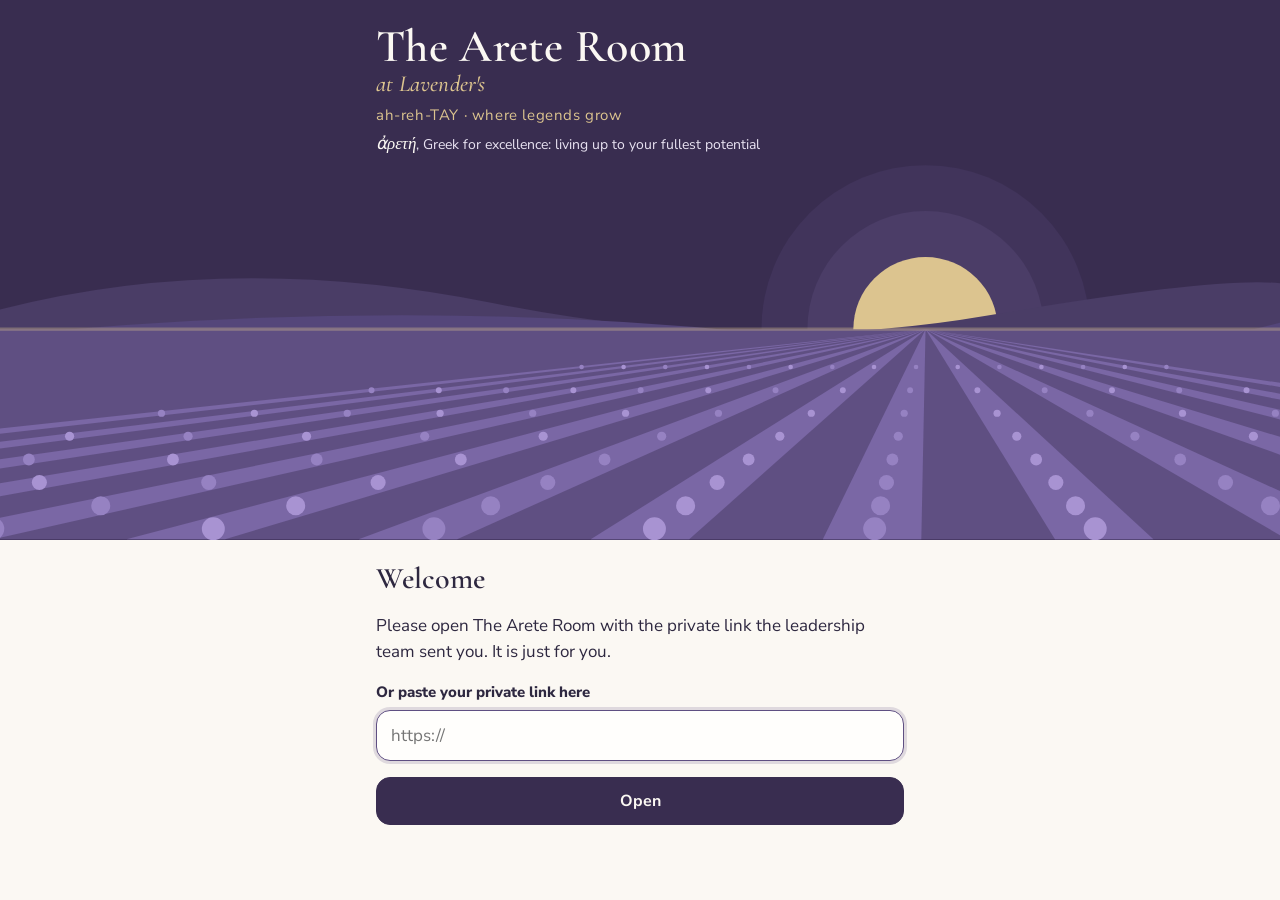
<file: index.html>
<!doctype html>
<html lang="en">
<head>
  <meta charset="utf-8">
  <meta name="viewport" content="width=device-width, initial-scale=1, viewport-fit=cover">
  <title>The Arete Room at Lavender's</title>
  <meta name="description" content="The Arete Room at Lavender's: the private team room for Lavender's Day Spa.">
  <meta name="robots" content="noindex, nofollow">
  <meta name="referrer" content="no-referrer">
  <meta name="theme-color" content="#392D50">
  <meta name="apple-mobile-web-app-capable" content="yes">
  <meta name="mobile-web-app-capable" content="yes">
  <meta name="apple-mobile-web-app-status-bar-style" content="black-translucent">
  <meta name="apple-mobile-web-app-title" content="Arete Room">
  <link rel="manifest" href="manifest.webmanifest">
  <link rel="icon" type="image/png" sizes="32x32" href="icons/favicon-32.png">
  <link rel="apple-touch-icon" href="icons/apple-touch-icon.png">
  <link rel="preconnect" href="https://fonts.googleapis.com">
  <link rel="preconnect" href="https://fonts.gstatic.com" crossorigin>
  <link rel="stylesheet" href="https://fonts.googleapis.com/css2?family=Cormorant+Garamond:ital,wght@0,500;0,600;0,700;1,500&family=Nunito+Sans:wght@400;600;700;800&display=swap">
  <link rel="stylesheet" href="styles.css">
</head>
<body>
  <div id="app">
    <p class="loading">Opening The Arete Room at Lavender's…</p>
  </div>
  <div id="toast" class="toast" role="status" hidden></div>
  <noscript><p class="wrap">Please turn on JavaScript to open The Arete Room.</p></noscript>
  <script src="config.js"></script>
  <script src="app.js"></script>
</body>
</html>
</file>
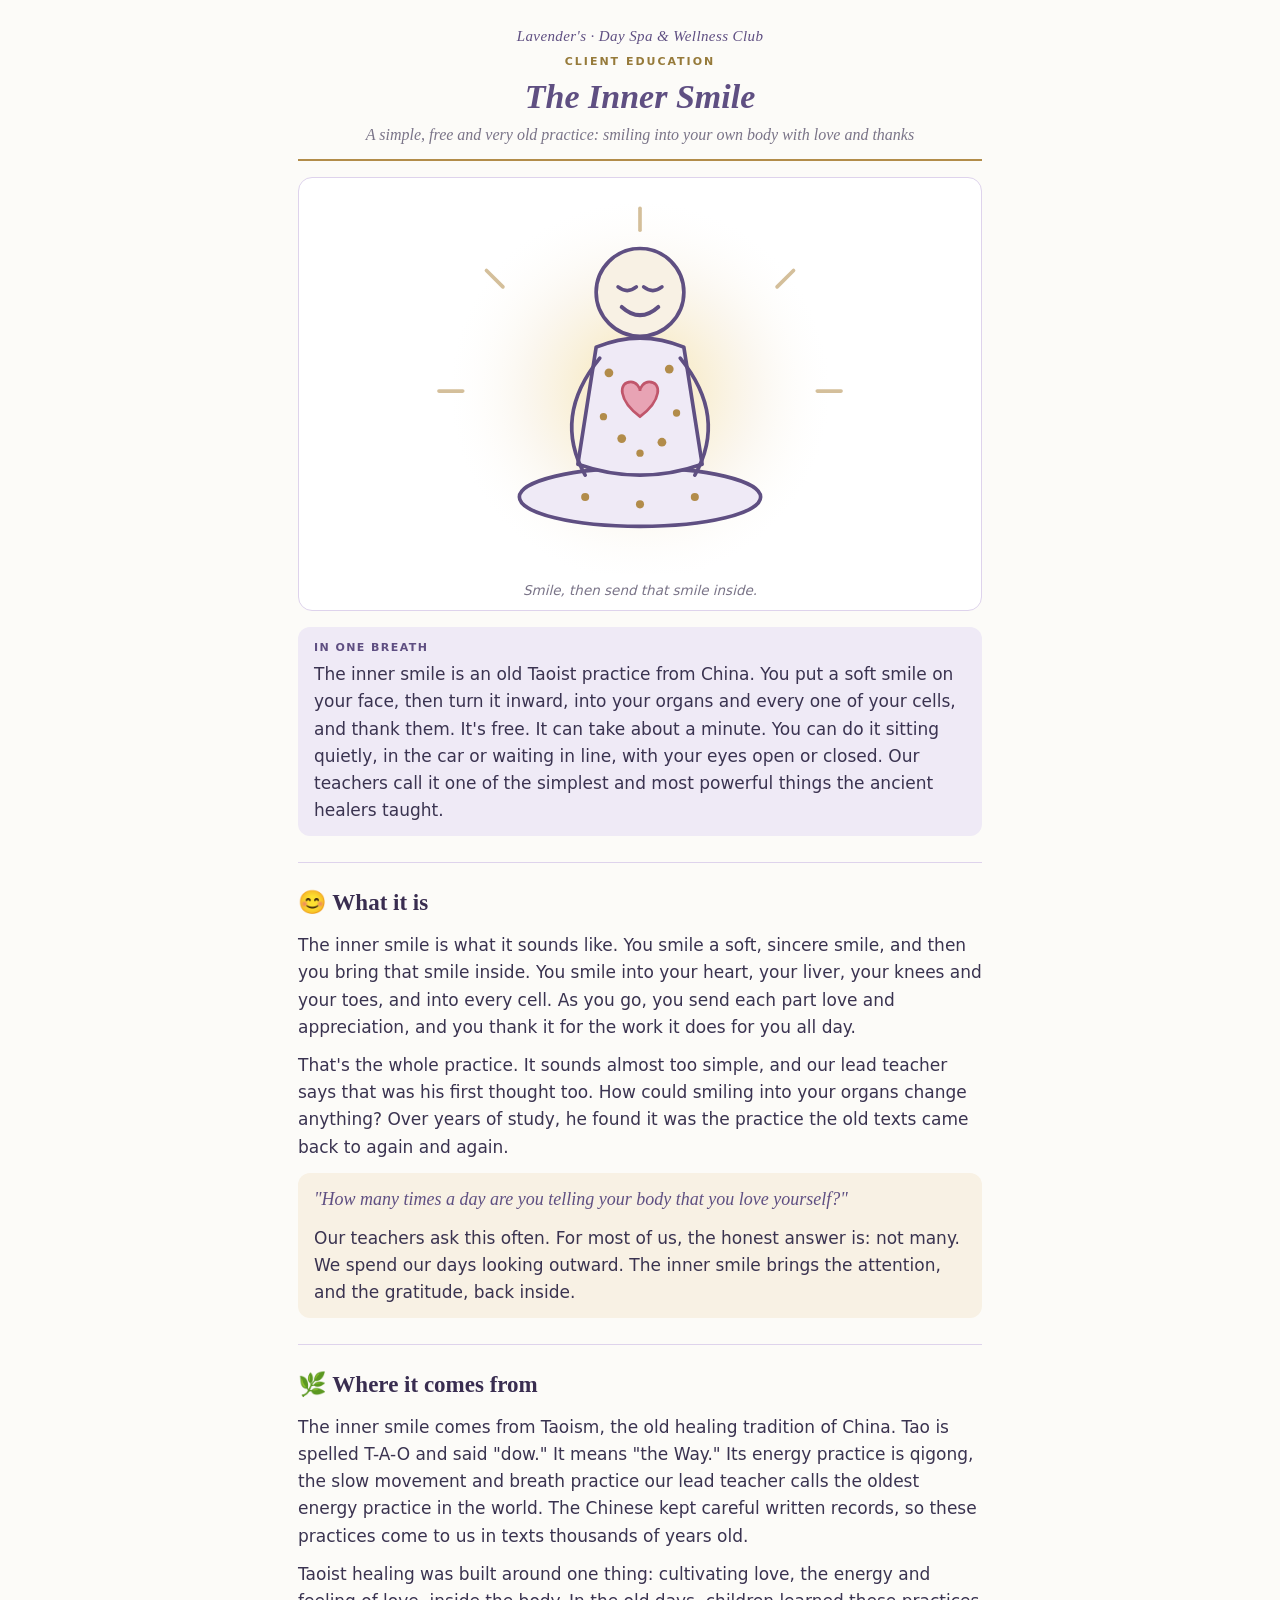
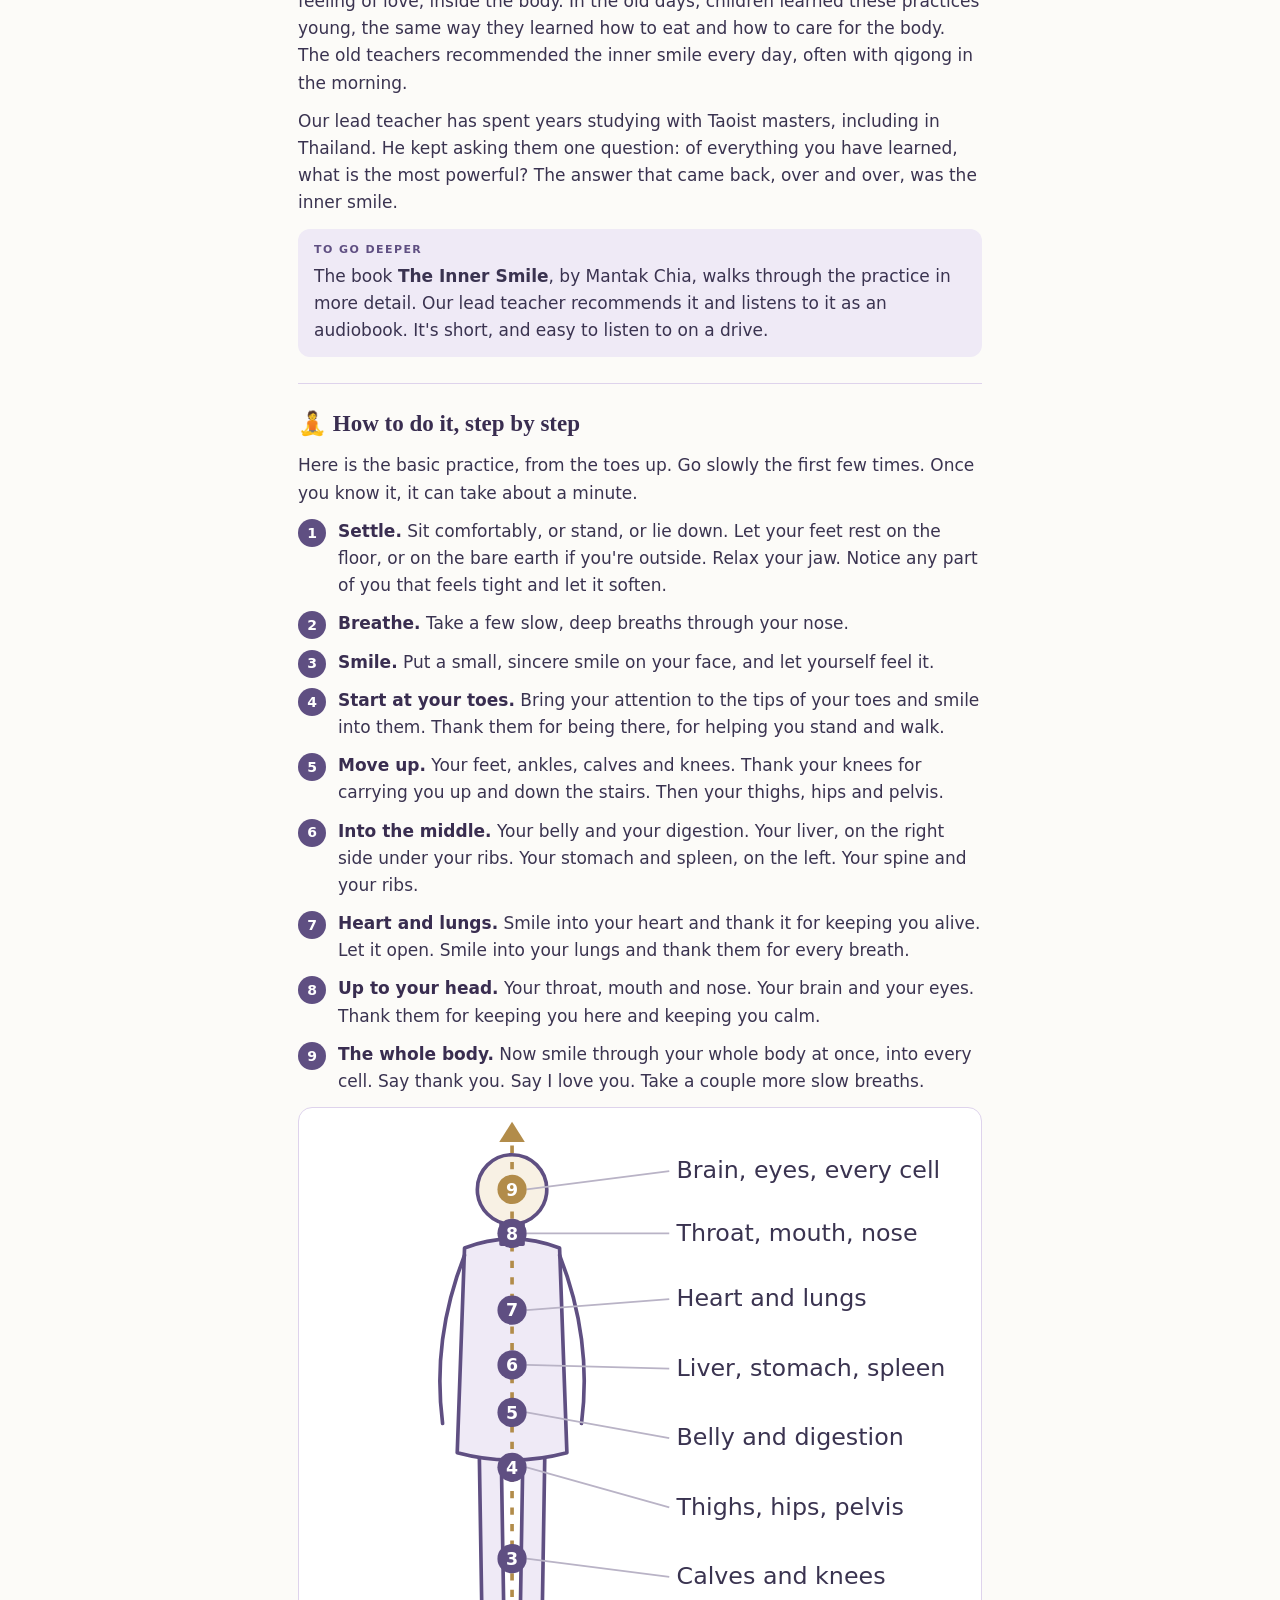
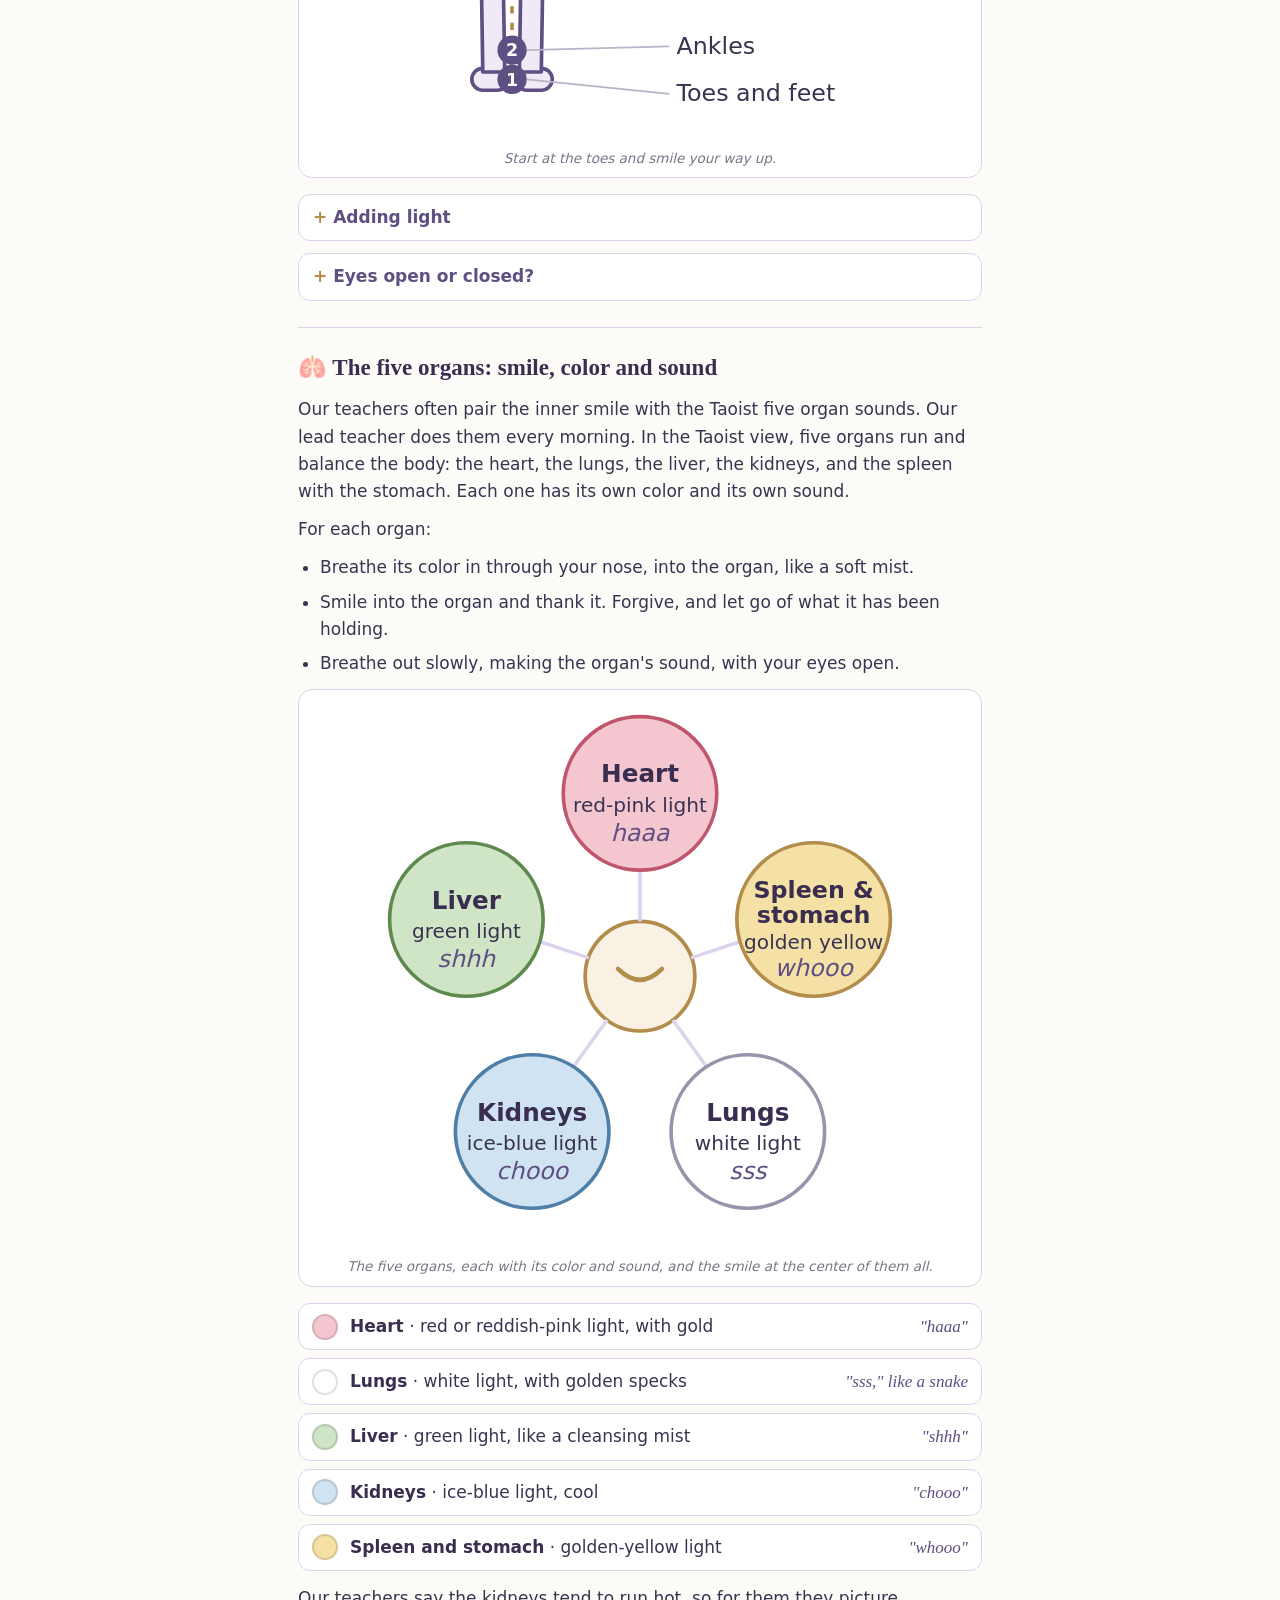
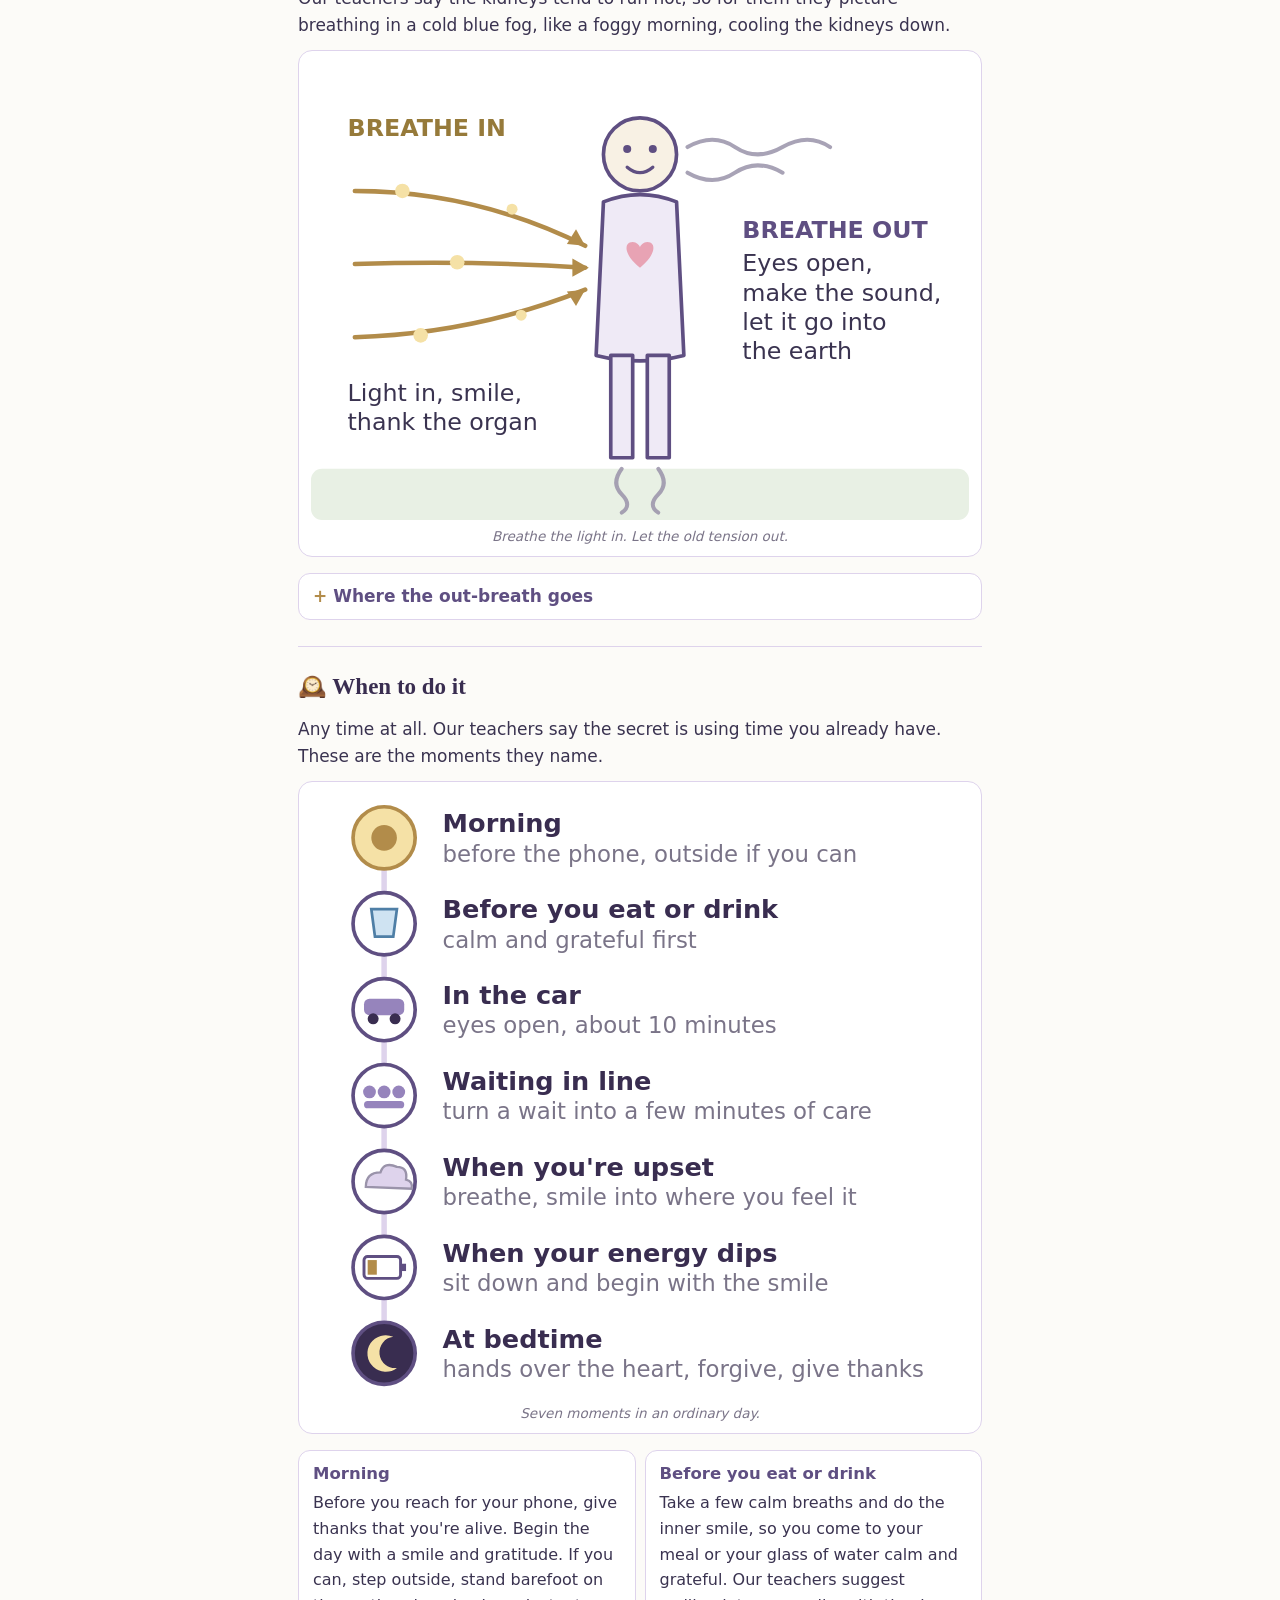
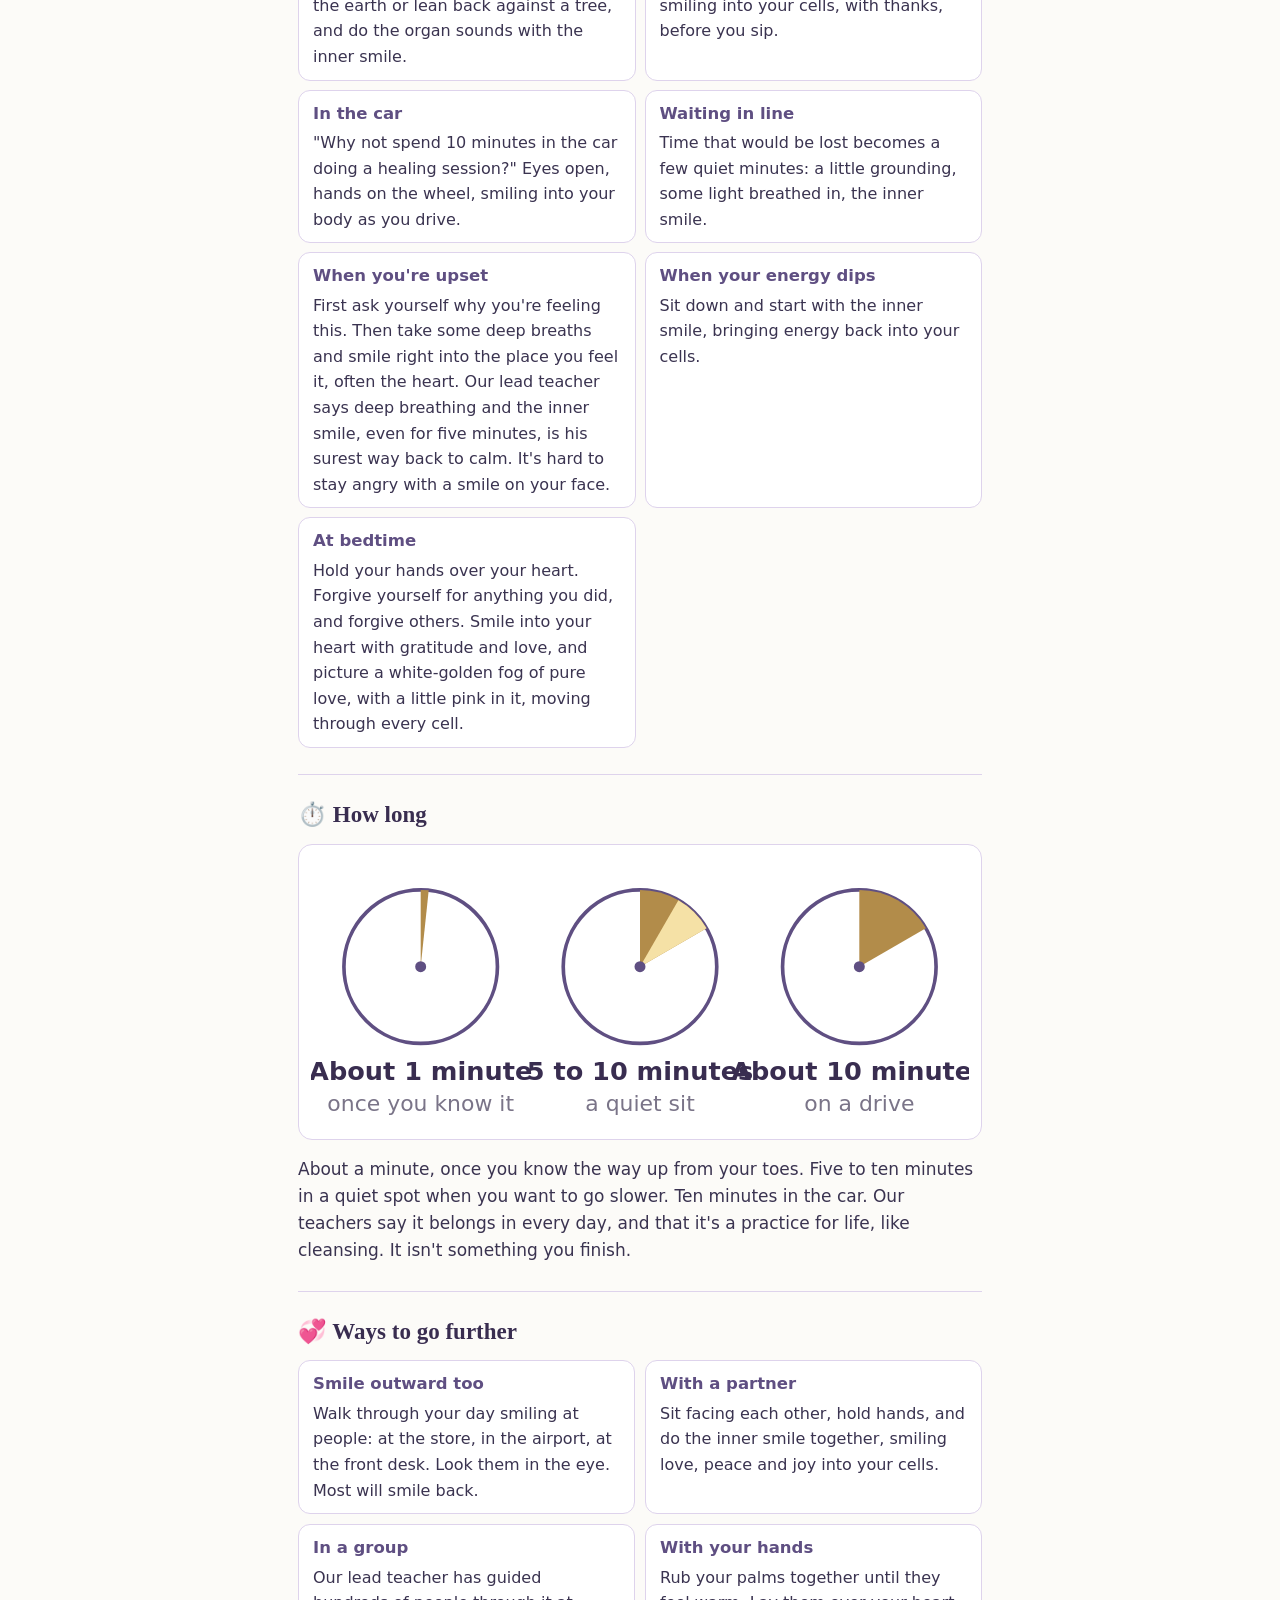
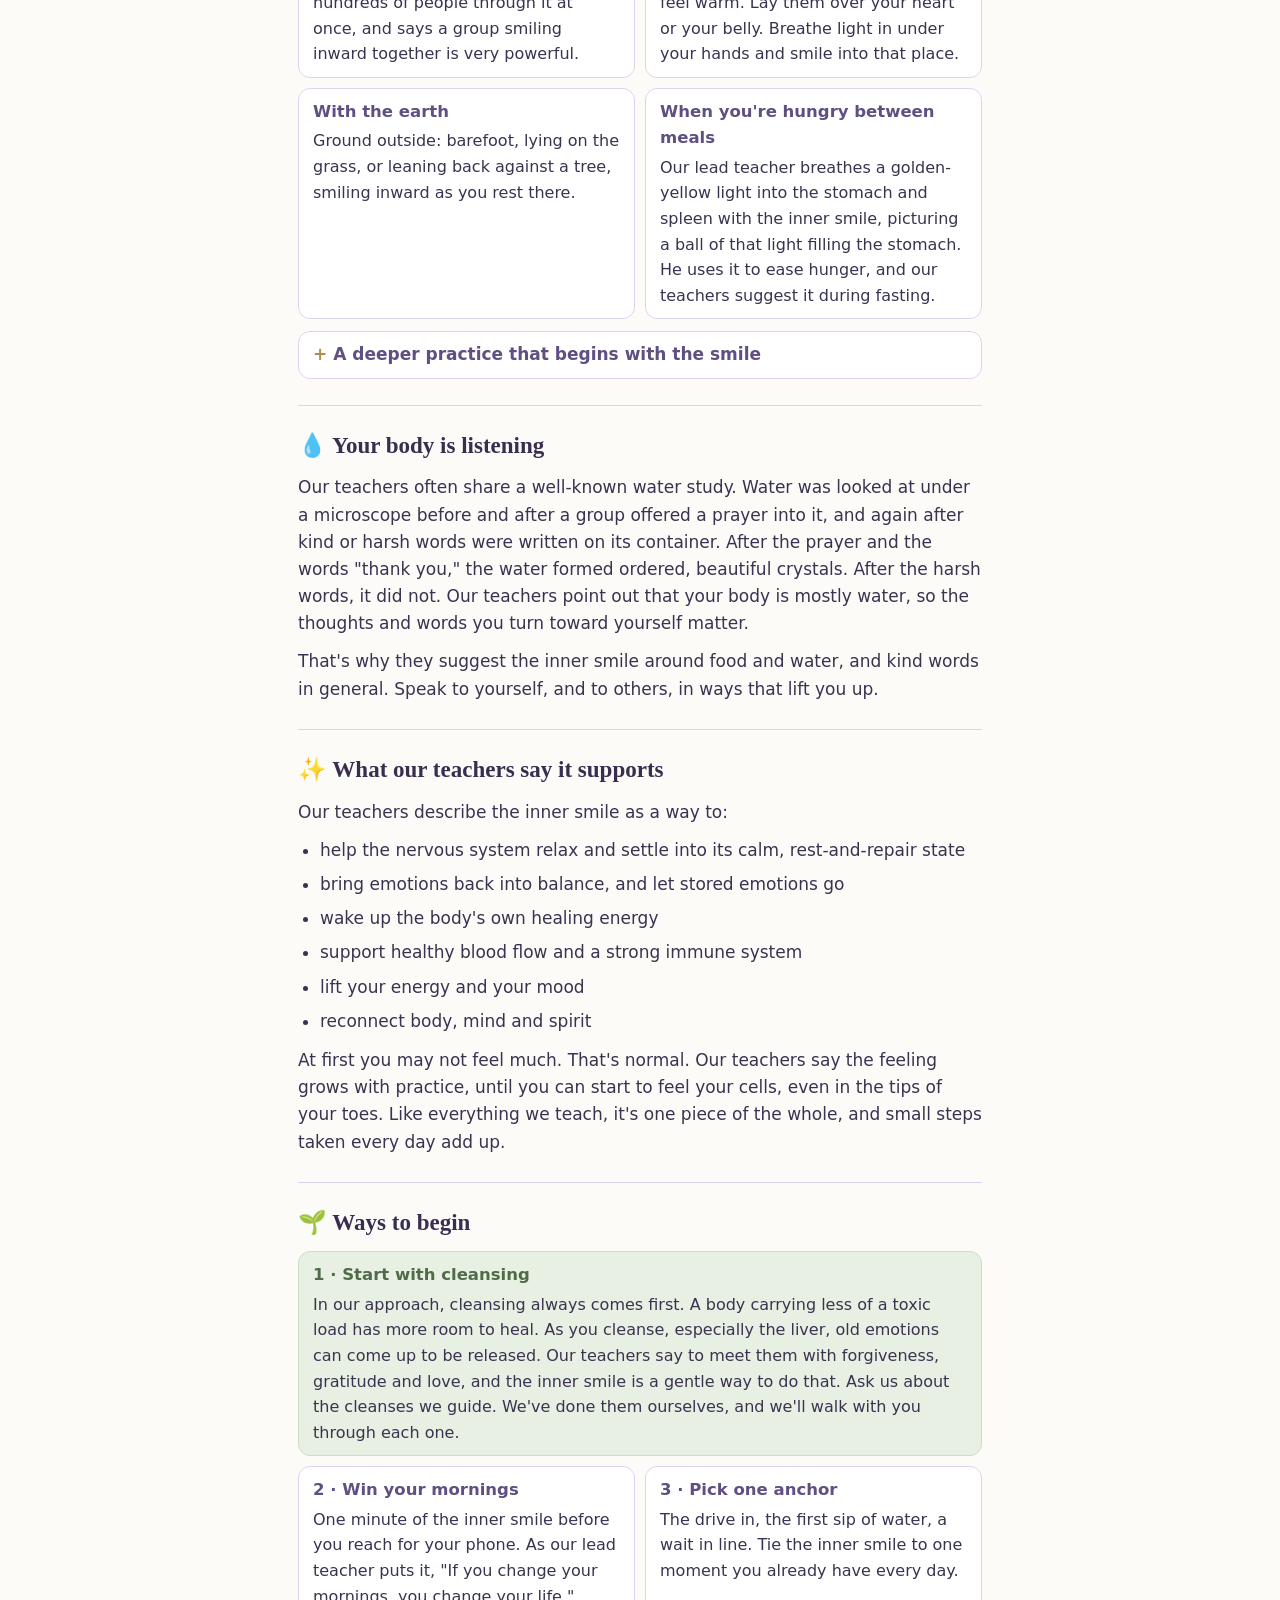
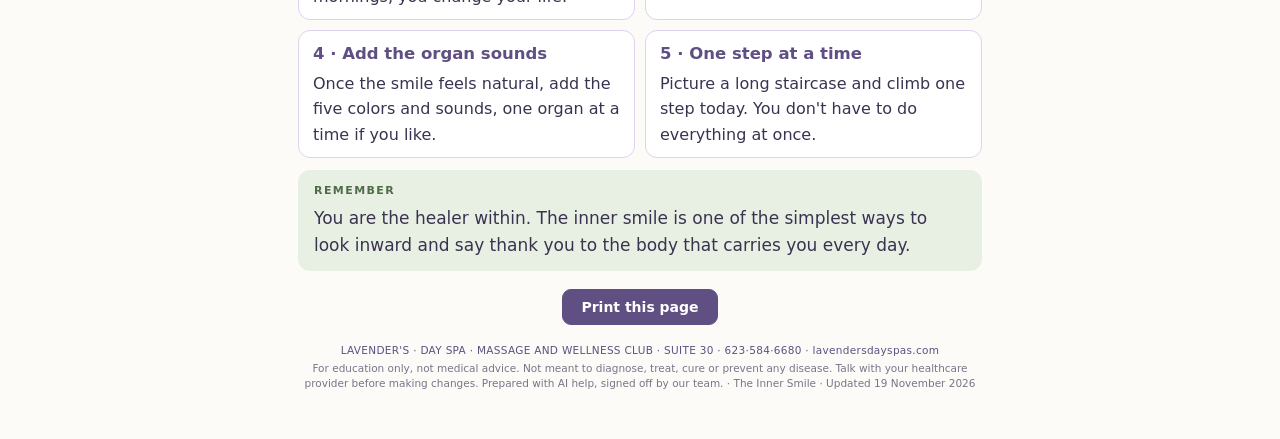
<file: learn/inner-smile.html>
<!DOCTYPE html>
<html lang="en"><head>
<meta charset="utf-8"><meta name="viewport" content="width=device-width, initial-scale=1">
<title>The Inner Smile &middot; Lavender's Client Education</title>
<!-- Client education page, Socrates, 2026-11-19. Built only from what the library records. Held at v1: edit in place until a copy leaves the building. Sources live in the maker's notes, never on the page. Self-contained: no outside images, fonts or scripts. -->
<style>
:root{--plumd:#392D50;--plum:#5F4F82;--lav:#9684BC;--lavsoft:#EFEAF6;--lavline:#DED3EC;
--gold:#B28C4A;--goldd:#967A3A;--beige:#F8F1E4;--ink:#3A3350;--mute:#7A7488;
--sage:#4F6B48;--sagesoft:#E8F0E4;--gray:#F2F0F4;--cream:#FCFBF8;--card:#FFF;}
*{box-sizing:border-box}html,body{margin:0}
body{font-family:-apple-system,BlinkMacSystemFont,"Segoe UI",Calibri,system-ui,sans-serif;color:var(--ink);background:var(--cream);line-height:1.6;font-size:17px;-webkit-font-smoothing:antialiased;}
.wrap{max-width:720px;margin:0 auto;padding:24px 18px 48px;}
.head{text-align:center;padding-bottom:12px;border-bottom:2px solid var(--gold);margin-bottom:16px;}
.brand{font-family:Georgia,serif;font-style:italic;color:var(--plum);font-size:15px;letter-spacing:.4px;}
.eyebrow{font-size:11px;letter-spacing:.18em;text-transform:uppercase;color:var(--goldd);font-weight:700;margin-top:5px;}
h1{font-family:Georgia,serif;font-style:italic;font-weight:600;color:var(--plum);font-size:34px;line-height:1.15;margin:6px 0 6px;}
.stand{font-family:Georgia,serif;font-style:italic;color:var(--mute);font-size:16px;margin:0;}
h2{font-family:Georgia,serif;font-weight:600;color:var(--plumd);font-size:23px;margin:4px 0 10px;}
h3{font-size:16.5px;color:var(--plum);margin:14px 0 4px;}
p{margin:0 0 11px;}
ul,ol{margin:2px 0 12px;padding-left:22px;} li{margin:0 0 7px;}
hr{border:0;border-top:1px solid var(--lavline);margin:26px 0 22px;}
.callout{border-radius:12px;padding:12px 16px;margin:12px 0 14px;}
.callout p:last-child{margin-bottom:0;}
.lbl{display:block;font-size:11px;font-weight:700;letter-spacing:.13em;text-transform:uppercase;margin-bottom:5px;}
.c-lav{background:var(--lavsoft);} .c-lav .lbl{color:var(--plum);}
.c-beige{background:var(--beige);} .c-beige .lbl{color:var(--goldd);}
.c-sage{background:var(--sagesoft);} .c-sage .lbl{color:var(--sage);}
.c-gray{background:var(--gray);}
.quote{font-family:Georgia,serif;font-style:italic;font-size:18px;color:var(--plum);}
figure{margin:6px 0 16px;background:var(--card);border:1px solid var(--lavline);border-radius:14px;padding:12px 12px 8px;}
figure svg{display:block;width:100%;height:auto;}
figcaption{font-size:13.5px;color:var(--mute);text-align:center;margin-top:6px;font-style:italic;}
.steps{counter-reset:s;list-style:none;padding-left:0;}
.steps li{counter-increment:s;position:relative;padding-left:40px;margin-bottom:11px;}
.steps li::before{content:counter(s);position:absolute;left:0;top:1px;width:28px;height:28px;border-radius:50%;background:var(--plum);color:#fff;font-weight:700;font-size:14px;display:flex;align-items:center;justify-content:center;}
.steps b{color:var(--plumd);}
.organs{display:grid;grid-template-columns:1fr;gap:8px;margin:8px 0 14px;}
.organ{display:flex;align-items:center;gap:12px;background:var(--card);border:1px solid var(--lavline);border-radius:12px;padding:9px 13px;}
.dot{flex:0 0 26px;height:26px;border-radius:50%;border:2px solid rgba(0,0,0,.12);}
.organ .nm{font-weight:700;color:var(--plumd);}
.organ .snd{margin-left:auto;font-family:Georgia,serif;font-style:italic;color:var(--plum);white-space:nowrap;}
.when{display:grid;grid-template-columns:1fr;gap:9px;margin:8px 0 12px;}
.w{background:var(--card);border:1px solid var(--lavline);border-radius:12px;padding:10px 14px;}
.w h3{margin:0 0 3px;}
.w p{margin:0;font-size:16px;}
.ways{display:grid;grid-template-columns:1fr;gap:10px;margin:8px 0 12px;}
.way{background:var(--card);border:1px solid var(--lavline);border-radius:12px;padding:10px 14px;}
.way.first{background:var(--sagesoft);border-color:#cfdcc9;}
.way h3{margin:0 0 3px;}
.way.first h3{color:var(--sage);}
.way p{margin:0;font-size:16px;}
details{background:var(--card);border:1px solid var(--lavline);border-radius:12px;padding:9px 14px;margin:8px 0 12px;}
details summary{cursor:pointer;font-weight:700;color:var(--plum);list-style:none;}
details summary::-webkit-details-marker{display:none;}
details summary::before{content:"+ ";color:var(--gold);font-weight:800;}
details[open] summary::before{content:"\2212  ";}
details[open] summary{margin-bottom:6px;}
details p:last-child{margin-bottom:2px;}
.actions{text-align:center;margin:18px 0 4px;}
.btn{border:1px solid var(--plum);background:var(--plum);color:#fff;font-weight:600;font-size:14px;padding:9px 18px;border-radius:9px;cursor:pointer;font-family:inherit;}
.legal{margin-top:18px;text-align:center;font-size:10.5px;line-height:1.45;color:var(--mute);}
.legal .org{color:var(--plum);letter-spacing:.3px;margin-bottom:2px;}
@media(min-width:700px){.when,.ways{grid-template-columns:1fr 1fr;} .way.first{grid-column:1 / -1;}}
@page{size:letter;margin:0.45in 0.5in;}
@media print{
  body{background:#fff;font-size:11.5px;line-height:1.4;-webkit-print-color-adjust:exact;print-color-adjust:exact;}
  .wrap{padding:0;max-width:100%;}
  .actions{display:none;}
  h1{font-size:26px;} h2{font-size:17px;} h3{font-size:12.5px;}
  figure{max-width:78%;margin-left:auto;margin-right:auto;}
  details{border:0;padding:2px 0;} details summary::before{content:"";}
  details > *{display:block;}
  .w p,.way p{font-size:11px;}
  figure,.callout,.w,.way,.organ,details{break-inside:avoid;page-break-inside:avoid;}
  .legal{font-size:7pt;margin-top:10px;}
}
</style></head>
<body>
<div class="wrap">

  <div class="head">
    <div class="brand">Lavender's &middot; Day Spa &amp; Wellness Club</div>
    <div class="eyebrow">Client Education</div>
    <h1>The Inner Smile</h1>
    <p class="stand">A simple, free and very old practice: smiling into your own body with love and thanks</p>
  </div>

  <figure>
    <svg viewBox="0 0 360 210" role="img" aria-label="A person sitting calmly with a soft smile, a warm glow around them and small lights inside the body">
      <defs>
        <radialGradient id="glow" cx="50%" cy="50%" r="50%">
          <stop offset="0%" stop-color="#F5E1A6" stop-opacity=".95"/>
          <stop offset="60%" stop-color="#F8F1E4" stop-opacity=".6"/>
          <stop offset="100%" stop-color="#FCFBF8" stop-opacity="0"/>
        </radialGradient>
      </defs>
      <circle cx="180" cy="110" r="104" fill="url(#glow)"/>
      <g stroke="#B28C4A" stroke-width="2" stroke-linecap="round" opacity=".55">
        <line x1="180" y1="10" x2="180" y2="22"/><line x1="96" y1="44" x2="105" y2="53"/><line x1="264" y1="44" x2="255" y2="53"/>
        <line x1="70" y1="110" x2="83" y2="110"/><line x1="290" y1="110" x2="277" y2="110"/>
      </g>
      <ellipse cx="180" cy="168" rx="66" ry="16" fill="#EFEAF6" stroke="#5F4F82" stroke-width="2"/>
      <path d="M156 86 Q180 76 204 86 L214 150 Q180 162 146 150 Z" fill="#EFEAF6" stroke="#5F4F82" stroke-width="2" stroke-linejoin="round"/>
      <path d="M158 92 Q132 124 150 156" fill="none" stroke="#5F4F82" stroke-width="2" stroke-linecap="round"/>
      <path d="M202 92 Q228 124 210 156" fill="none" stroke="#5F4F82" stroke-width="2" stroke-linecap="round"/>
      <circle cx="180" cy="56" r="24" fill="#F8F1E4" stroke="#5F4F82" stroke-width="2"/>
      <path d="M168 53 q5 4 10 0 M182 53 q5 4 10 0" fill="none" stroke="#5F4F82" stroke-width="2" stroke-linecap="round"/>
      <path d="M170 64 q10 9 20 0" fill="none" stroke="#5F4F82" stroke-width="2.2" stroke-linecap="round"/>
      <path d="M180 124 C168 115 168 105 175 105 C178 105 180 108 180 110 C180 108 182 105 185 105 C192 105 192 115 180 124 Z" fill="#E8A3B4" stroke="#C0566B" stroke-width="1.5"/>
      <g fill="#B28C4A">
        <circle cx="163" cy="100" r="2.4"/><circle cx="196" cy="98" r="2.4"/><circle cx="170" cy="136" r="2.4"/><circle cx="192" cy="138" r="2.4"/>
        <circle cx="180" cy="144" r="2"/><circle cx="160" cy="124" r="2"/><circle cx="200" cy="122" r="2"/><circle cx="150" cy="168" r="2.2"/><circle cx="210" cy="168" r="2.2"/><circle cx="180" cy="172" r="2.2"/>
      </g>
    </svg>
    <figcaption>Smile, then send that smile inside.</figcaption>
  </figure>

  <div class="callout c-lav"><span class="lbl">In one breath</span>
    <p>The inner smile is an old Taoist practice from China. You put a soft smile on your face, then turn it inward, into your organs and every one of your cells, and thank them. It's free. It can take about a minute. You can do it sitting quietly, in the car or waiting in line, with your eyes open or closed. Our teachers call it one of the simplest and most powerful things the ancient healers taught.</p>
  </div>

  <hr>

  <h2>😊 What it is</h2>
  <p>The inner smile is what it sounds like. You smile a soft, sincere smile, and then you bring that smile inside. You smile into your heart, your liver, your knees and your toes, and into every cell. As you go, you send each part love and appreciation, and you thank it for the work it does for you all day.</p>
  <p>That's the whole practice. It sounds almost too simple, and our lead teacher says that was his first thought too. How could smiling into your organs change anything? Over years of study, he found it was the practice the old texts came back to again and again.</p>
  <div class="callout c-beige">
    <p class="quote">"How many times a day are you telling your body that you love yourself?"</p>
    <p>Our teachers ask this often. For most of us, the honest answer is: not many. We spend our days looking outward. The inner smile brings the attention, and the gratitude, back inside.</p>
  </div>

  <hr>

  <h2>🌿 Where it comes from</h2>
  <p>The inner smile comes from Taoism, the old healing tradition of China. Tao is spelled T-A-O and said "dow." It means "the Way." Its energy practice is qigong, the slow movement and breath practice our lead teacher calls the oldest energy practice in the world. The Chinese kept careful written records, so these practices come to us in texts thousands of years old.</p>
  <p>Taoist healing was built around one thing: cultivating love, the energy and feeling of love, inside the body. In the old days, children learned these practices young, the same way they learned how to eat and how to care for the body. The old teachers recommended the inner smile every day, often with qigong in the morning.</p>
  <p>Our lead teacher has spent years studying with Taoist masters, including in Thailand. He kept asking them one question: of everything you have learned, what is the most powerful? The answer that came back, over and over, was the inner smile.</p>
  <div class="callout c-lav"><span class="lbl">To go deeper</span>
    <p>The book <b>The Inner Smile</b>, by Mantak Chia, walks through the practice in more detail. Our lead teacher recommends it and listens to it as an audiobook. It's short, and easy to listen to on a drive.</p>
  </div>

  <hr>

  <h2>🧘 How to do it, step by step</h2>
  <p>Here is the basic practice, from the toes up. Go slowly the first few times. Once you know it, it can take about a minute.</p>
  <ol class="steps">
    <li><b>Settle.</b> Sit comfortably, or stand, or lie down. Let your feet rest on the floor, or on the bare earth if you're outside. Relax your jaw. Notice any part of you that feels tight and let it soften.</li>
    <li><b>Breathe.</b> Take a few slow, deep breaths through your nose.</li>
    <li><b>Smile.</b> Put a small, sincere smile on your face, and let yourself feel it.</li>
    <li><b>Start at your toes.</b> Bring your attention to the tips of your toes and smile into them. Thank them for being there, for helping you stand and walk.</li>
    <li><b>Move up.</b> Your feet, ankles, calves and knees. Thank your knees for carrying you up and down the stairs. Then your thighs, hips and pelvis.</li>
    <li><b>Into the middle.</b> Your belly and your digestion. Your liver, on the right side under your ribs. Your stomach and spleen, on the left. Your spine and your ribs.</li>
    <li><b>Heart and lungs.</b> Smile into your heart and thank it for keeping you alive. Let it open. Smile into your lungs and thank them for every breath.</li>
    <li><b>Up to your head.</b> Your throat, mouth and nose. Your brain and your eyes. Thank them for keeping you here and keeping you calm.</li>
    <li><b>The whole body.</b> Now smile through your whole body at once, into every cell. Say thank you. Say I love you. Take a couple more slow breaths.</li>
  </ol>

  <figure>
    <svg viewBox="0 0 360 340" role="img" aria-label="A standing figure with nine numbered points rising from the toes to the head, showing the order of the inner smile">
      <g fill="#EFEAF6" stroke="#5F4F82" stroke-width="2" stroke-linejoin="round">
        <rect x="88" y="300" width="20" height="12" rx="6"/><rect x="112" y="300" width="20" height="12" rx="6"/>
        <path d="M92 178 L104 178 L106 302 L94 302 Z"/><path d="M116 178 L128 178 L126 302 L114 302 Z"/>
        <path d="M84 70 Q110 60 136 70 L140 182 Q110 190 80 182 Z"/>
        <path d="M84 74 Q66 120 72 166" fill="none" stroke-linecap="round"/><path d="M136 74 Q154 120 148 166" fill="none" stroke-linecap="round"/>
        <rect x="104" y="56" width="12" height="12"/>
        <circle cx="110" cy="38" r="19" fill="#F8F1E4"/>
      </g>
      <path d="M110 306 L110 14" fill="none" stroke="#B28C4A" stroke-width="2" stroke-dasharray="4 5"/>
      <path d="M110 1 l-7 11 h14 Z" fill="#B28C4A"/>
      <g stroke="#B9B3C6" stroke-width="1">
        <line x1="118" y1="306" x2="196" y2="314"/><line x1="118" y1="290" x2="196" y2="288"/><line x1="118" y1="240" x2="196" y2="250"/>
        <line x1="118" y1="190" x2="196" y2="212"/><line x1="118" y1="160" x2="196" y2="174"/><line x1="118" y1="134" x2="196" y2="136"/>
        <line x1="118" y1="104" x2="196" y2="98"/><line x1="118" y1="62" x2="196" y2="62"/><line x1="118" y1="38" x2="196" y2="28"/>
      </g>
      <g fill="#5F4F82">
        <circle cx="110" cy="306" r="8"/><circle cx="110" cy="290" r="8"/><circle cx="110" cy="240" r="8"/><circle cx="110" cy="190" r="8"/>
        <circle cx="110" cy="160" r="8"/><circle cx="110" cy="134" r="8"/><circle cx="110" cy="104" r="8"/><circle cx="110" cy="62" r="8"/><circle cx="110" cy="38" r="8" fill="#B28C4A"/>
      </g>
      <g fill="#fff" font-size="9.5" font-weight="700" text-anchor="middle" font-family="Calibri,system-ui,sans-serif">
        <text x="110" y="309.5">1</text><text x="110" y="293.5">2</text><text x="110" y="243.5">3</text><text x="110" y="193.5">4</text>
        <text x="110" y="163.5">5</text><text x="110" y="137.5">6</text><text x="110" y="107.5">7</text><text x="110" y="65.5">8</text><text x="110" y="41.5">9</text>
      </g>
      <g fill="#3A3350" font-size="13" font-family="Calibri,system-ui,sans-serif">
        <text x="200" y="318">Toes and feet</text><text x="200" y="292">Ankles</text><text x="200" y="254">Calves and knees</text>
        <text x="200" y="216">Thighs, hips, pelvis</text><text x="200" y="178">Belly and digestion</text><text x="200" y="140">Liver, stomach, spleen</text>
        <text x="200" y="102">Heart and lungs</text><text x="200" y="66">Throat, mouth, nose</text><text x="200" y="32">Brain, eyes, every cell</text>
      </g>
    </svg>
    <figcaption>Start at the toes and smile your way up.</figcaption>
  </figure>

  <details>
    <summary>Adding light</summary>
    <p>Our teachers add a picture of light. As you smile, imagine a soft white-golden light coming in and bathing every cell. Or picture each cell holding a tiny, spinning ball of white-golden light. You can add a little pink, the color they give to love. They say white and gold are always a good choice.</p>
  </details>
  <details>
    <summary>Eyes open or closed?</summary>
    <p>Either. Many people close their eyes when they are learning. Our teachers say you don't need them closed, which is why you can do the inner smile while driving or standing in line. When you add the breathing out (the organ sounds, below), keep your eyes open on the out-breath.</p>
  </details>

  <hr>

  <h2>🫁 The five organs: smile, color and sound</h2>
  <p>Our teachers often pair the inner smile with the Taoist five organ sounds. Our lead teacher does them every morning. In the Taoist view, five organs run and balance the body: the heart, the lungs, the liver, the kidneys, and the spleen with the stomach. Each one has its own color and its own sound.</p>
  <p>For each organ:</p>
  <ul>
    <li>Breathe its color in through your nose, into the organ, like a soft mist.</li>
    <li>Smile into the organ and thank it. Forgive, and let go of what it has been holding.</li>
    <li>Breathe out slowly, making the organ's sound, with your eyes open.</li>
  </ul>

  <figure>
    <svg viewBox="0 0 360 300" role="img" aria-label="Five circles in a ring for the heart, spleen and stomach, lungs, kidneys and liver, each with its color and sound, and a smile in the middle">
      <g font-family="Calibri,system-ui,sans-serif" text-anchor="middle">
        <circle cx="180" cy="150" r="30" fill="#F8F1E4" stroke="#B28C4A" stroke-width="2"/>
        <path d="M168 146 q12 12 24 0" fill="none" stroke="#B28C4A" stroke-width="2.5" stroke-linecap="round"/>
        <g stroke="#DED3EC" stroke-width="2" fill="none">
          <line x1="180" y1="90" x2="180" y2="120"/><line x1="235" y1="131" x2="208" y2="140"/><line x1="216" y1="199" x2="198" y2="174"/>
          <line x1="144" y1="199" x2="162" y2="174"/><line x1="125" y1="131" x2="152" y2="140"/>
        </g>
        <circle cx="180" cy="50" r="42" fill="#F4C6CF" stroke="#C0566B" stroke-width="2"/>
        <text x="180" y="44" font-size="13.5" font-weight="700" fill="#392D50">Heart</text>
        <text x="180" y="60" font-size="11" fill="#3A3350">red-pink light</text>
        <text x="180" y="76" font-size="13" font-style="italic" fill="#5F4F82">haaa</text>
        <circle cx="275" cy="119" r="42" fill="#F5E1A6" stroke="#B28C4A" stroke-width="2"/>
        <text x="275" y="107" font-size="13" font-weight="700" fill="#392D50">Spleen &amp;</text>
        <text x="275" y="121" font-size="13" font-weight="700" fill="#392D50">stomach</text>
        <text x="275" y="135" font-size="11" fill="#3A3350">golden yellow</text>
        <text x="275" y="150" font-size="13" font-style="italic" fill="#5F4F82">whooo</text>
        <circle cx="239" cy="235" r="42" fill="#FFFFFF" stroke="#9A93AA" stroke-width="2"/>
        <text x="239" y="229" font-size="13.5" font-weight="700" fill="#392D50">Lungs</text>
        <text x="239" y="245" font-size="11" fill="#3A3350">white light</text>
        <text x="239" y="261" font-size="13" font-style="italic" fill="#5F4F82">sss</text>
        <circle cx="121" cy="235" r="42" fill="#CFE3F2" stroke="#4F7FA6" stroke-width="2"/>
        <text x="121" y="229" font-size="13.5" font-weight="700" fill="#392D50">Kidneys</text>
        <text x="121" y="245" font-size="11" fill="#3A3350">ice-blue light</text>
        <text x="121" y="261" font-size="13" font-style="italic" fill="#5F4F82">chooo</text>
        <circle cx="85" cy="119" r="42" fill="#CFE5C6" stroke="#5E8A4F" stroke-width="2"/>
        <text x="85" y="113" font-size="13.5" font-weight="700" fill="#392D50">Liver</text>
        <text x="85" y="129" font-size="11" fill="#3A3350">green light</text>
        <text x="85" y="145" font-size="13" font-style="italic" fill="#5F4F82">shhh</text>
      </g>
    </svg>
    <figcaption>The five organs, each with its color and sound, and the smile at the center of them all.</figcaption>
  </figure>

  <div class="organs">
    <div class="organ"><span class="dot" style="background:#F4C6CF"></span><span><span class="nm">Heart</span> &middot; red or reddish-pink light, with gold</span><span class="snd">"haaa"</span></div>
    <div class="organ"><span class="dot" style="background:#FFFFFF"></span><span><span class="nm">Lungs</span> &middot; white light, with golden specks</span><span class="snd">"sss," like a snake</span></div>
    <div class="organ"><span class="dot" style="background:#CFE5C6"></span><span><span class="nm">Liver</span> &middot; green light, like a cleansing mist</span><span class="snd">"shhh"</span></div>
    <div class="organ"><span class="dot" style="background:#CFE3F2"></span><span><span class="nm">Kidneys</span> &middot; ice-blue light, cool</span><span class="snd">"chooo"</span></div>
    <div class="organ"><span class="dot" style="background:#F5E1A6"></span><span><span class="nm">Spleen and stomach</span> &middot; golden-yellow light</span><span class="snd">"whooo"</span></div>
  </div>
  <p>Our teachers say the kidneys tend to run hot, so for them they picture breathing in a cold blue fog, like a foggy morning, cooling the kidneys down.</p>

  <figure>
    <svg viewBox="0 0 360 250" role="img" aria-label="A figure breathing golden light in on one side and letting gray smoke out through the eyes and down through the feet into the earth on the other">
      <rect x="0" y="222" width="360" height="28" rx="6" fill="#E8F0E4"/>
      <g fill="none" stroke="#B28C4A" stroke-width="2.5" stroke-linecap="round">
        <path d="M24 70 Q90 70 150 100"/><path d="M24 110 Q90 108 150 112"/><path d="M24 150 Q90 148 150 124"/>
      </g>
      <g fill="#B28C4A"><path d="M150 100 l-10 -1 l5 -8 Z"/><path d="M152 112 l-9 -5 l0 10 Z"/><path d="M150 124 l-10 1 l5 8 Z"/></g>
      <g fill="#F5E1A6"><circle cx="50" cy="70" r="4"/><circle cx="80" cy="109" r="4"/><circle cx="60" cy="149" r="4"/><circle cx="110" cy="80" r="3"/><circle cx="115" cy="138" r="3"/></g>
      <g fill="#EFEAF6" stroke="#5F4F82" stroke-width="2" stroke-linejoin="round">
        <path d="M160 76 Q180 68 200 76 L204 160 Q180 166 156 160 Z"/>
        <path d="M164 160 L176 160 L176 216 L164 216 Z"/><path d="M184 160 L196 160 L196 216 L184 216 Z"/>
        <circle cx="180" cy="50" r="20" fill="#F8F1E4"/>
      </g>
      <circle cx="173" cy="47" r="2.2" fill="#5F4F82"/><circle cx="187" cy="47" r="2.2" fill="#5F4F82"/>
      <path d="M173 57 q7 6 14 0" fill="none" stroke="#5F4F82" stroke-width="1.8" stroke-linecap="round"/>
      <path d="M180 112 C171 105 171 98 176 98 C178 98 180 100 180 101 C180 100 182 98 184 98 C189 98 189 105 180 112 Z" fill="#E8A3B4"/>
      <g fill="none" stroke="#9A93AA" stroke-width="2.2" stroke-linecap="round" opacity=".85">
        <path d="M206 46 q14 -8 26 0 t26 0 t26 0"/><path d="M206 60 q14 8 26 0 t26 0"/>
        <path d="M170 222 q-6 8 0 14 t0 10"/><path d="M190 222 q6 8 0 14 t0 10"/>
      </g>
      <g font-family="Calibri,system-ui,sans-serif" font-size="13">
        <text x="20" y="40" font-weight="700" fill="#967A3A">BREATHE IN</text>
        <text x="20" y="185" fill="#3A3350">Light in, smile,</text><text x="20" y="201" fill="#3A3350">thank the organ</text>
        <text x="236" y="96" font-weight="700" fill="#5F4F82">BREATHE OUT</text>
        <text x="236" y="114" fill="#3A3350">Eyes open,</text><text x="236" y="130" fill="#3A3350">make the sound,</text><text x="236" y="146" fill="#3A3350">let it go into</text><text x="236" y="162" fill="#3A3350">the earth</text>
      </g>
    </svg>
    <figcaption>Breathe the light in. Let the old tension out.</figcaption>
  </figure>

  <details>
    <summary>Where the out-breath goes</summary>
    <p>Our teachers say tension and old emotion leave through the eyes and the breath, which is why the eyes stay open as you breathe out. Some picture the out-breath as a gray smoke leaving through the eyes and mouth, or out the top of the head, or down through the soles of the feet into the earth, where the earth takes it.</p>
  </details>

  <hr>

  <h2>🕰️ When to do it</h2>
  <p>Any time at all. Our teachers say the secret is using time you already have. These are the moments they name.</p>

  <figure>
    <svg viewBox="0 0 360 330" role="img" aria-label="A day from morning to bedtime with seven moments for the inner smile: morning, food and water, the car, waiting in line, upset, low energy and bedtime">
      <line x1="40" y1="24" x2="40" y2="306" stroke="#DED3EC" stroke-width="3"/>
      <g font-family="Calibri,system-ui,sans-serif" font-size="14" fill="#3A3350">
        <circle cx="40" cy="24" r="17" fill="#F5E1A6" stroke="#B28C4A" stroke-width="2"/><circle cx="40" cy="24" r="7" fill="#B28C4A"/>
        <text x="72" y="21" font-weight="700" fill="#392D50">Morning</text><text x="72" y="37" font-size="12.5" fill="#7A7488">before the phone, outside if you can</text>
        <circle cx="40" cy="71" r="17" fill="#fff" stroke="#5F4F82" stroke-width="2"/><path d="M33 63 h14 l-2 15 h-10 Z" fill="#CFE3F2" stroke="#4F7FA6" stroke-width="1.5"/>
        <text x="72" y="68" font-weight="700" fill="#392D50">Before you eat or drink</text><text x="72" y="84" font-size="12.5" fill="#7A7488">calm and grateful first</text>
        <circle cx="40" cy="118" r="17" fill="#fff" stroke="#5F4F82" stroke-width="2"/><rect x="29" y="112" width="22" height="9" rx="3" fill="#9684BC"/><circle cx="34" cy="123" r="3" fill="#392D50"/><circle cx="46" cy="123" r="3" fill="#392D50"/>
        <text x="72" y="115" font-weight="700" fill="#392D50">In the car</text><text x="72" y="131" font-size="12.5" fill="#7A7488">eyes open, about 10 minutes</text>
        <circle cx="40" cy="165" r="17" fill="#fff" stroke="#5F4F82" stroke-width="2"/><circle cx="32" cy="163" r="3.5" fill="#9684BC"/><circle cx="40" cy="163" r="3.5" fill="#9684BC"/><circle cx="48" cy="163" r="3.5" fill="#9684BC"/><rect x="29" y="168" width="22" height="4" rx="2" fill="#9684BC"/>
        <text x="72" y="162" font-weight="700" fill="#392D50">Waiting in line</text><text x="72" y="178" font-size="12.5" fill="#7A7488">turn a wait into a few minutes of care</text>
        <circle cx="40" cy="212" r="17" fill="#fff" stroke="#5F4F82" stroke-width="2"/><path d="M30 215 q0 -8 8 -8 q2 -6 9 -3 q6 0 5 7 q4 1 3 5 Z" fill="#DED3EC" stroke="#9A93AA" stroke-width="1.3"/>
        <text x="72" y="209" font-weight="700" fill="#392D50">When you're upset</text><text x="72" y="225" font-size="12.5" fill="#7A7488">breathe, smile into where you feel it</text>
        <circle cx="40" cy="259" r="17" fill="#fff" stroke="#5F4F82" stroke-width="2"/><rect x="29" y="253" width="20" height="12" rx="2" fill="none" stroke="#5F4F82" stroke-width="1.6"/><rect x="49" y="257" width="3" height="4" fill="#5F4F82"/><rect x="31" y="255" width="5" height="8" fill="#B28C4A"/>
        <text x="72" y="256" font-weight="700" fill="#392D50">When your energy dips</text><text x="72" y="272" font-size="12.5" fill="#7A7488">sit down and begin with the smile</text>
        <circle cx="40" cy="306" r="17" fill="#392D50" stroke="#5F4F82" stroke-width="2"/><path d="M45 297 a10 10 0 1 0 2 17 a8 8 0 1 1 -2 -17 Z" fill="#F5E1A6"/>
        <text x="72" y="303" font-weight="700" fill="#392D50">At bedtime</text><text x="72" y="319" font-size="12.5" fill="#7A7488">hands over the heart, forgive, give thanks</text>
      </g>
    </svg>
    <figcaption>Seven moments in an ordinary day.</figcaption>
  </figure>

  <div class="when">
    <div class="w"><h3>Morning</h3><p>Before you reach for your phone, give thanks that you're alive. Begin the day with a smile and gratitude. If you can, step outside, stand barefoot on the earth or lean back against a tree, and do the organ sounds with the inner smile.</p></div>
    <div class="w"><h3>Before you eat or drink</h3><p>Take a few calm breaths and do the inner smile, so you come to your meal or your glass of water calm and grateful. Our teachers suggest smiling into your cells, with thanks, before you sip.</p></div>
    <div class="w"><h3>In the car</h3><p>"Why not spend 10 minutes in the car doing a healing session?" Eyes open, hands on the wheel, smiling into your body as you drive.</p></div>
    <div class="w"><h3>Waiting in line</h3><p>Time that would be lost becomes a few quiet minutes: a little grounding, some light breathed in, the inner smile.</p></div>
    <div class="w"><h3>When you're upset</h3><p>First ask yourself why you're feeling this. Then take some deep breaths and smile right into the place you feel it, often the heart. Our lead teacher says deep breathing and the inner smile, even for five minutes, is his surest way back to calm. It's hard to stay angry with a smile on your face.</p></div>
    <div class="w"><h3>When your energy dips</h3><p>Sit down and start with the inner smile, bringing energy back into your cells.</p></div>
    <div class="w"><h3>At bedtime</h3><p>Hold your hands over your heart. Forgive yourself for anything you did, and forgive others. Smile into your heart with gratitude and love, and picture a white-golden fog of pure love, with a little pink in it, moving through every cell.</p></div>
  </div>

  <hr>

  <h2>⏱️ How long</h2>
  <figure>
    <svg viewBox="0 0 360 150" role="img" aria-label="Three clock faces: about one minute for a quick inner smile, five to ten minutes for a quiet sit, and about ten minutes in the car">
      <g font-family="Calibri,system-ui,sans-serif" text-anchor="middle">
        <circle cx="60" cy="60" r="42" fill="#fff" stroke="#5F4F82" stroke-width="2"/>
        <path d="M60 60 L60 18 A42 42 0 0 1 64.4 18.2 Z" fill="#B28C4A"/>
        <circle cx="60" cy="60" r="3" fill="#5F4F82"/>
        <text x="60" y="122" font-size="14" font-weight="700" fill="#392D50">About 1 minute</text>
        <text x="60" y="139" font-size="12" fill="#7A7488">once you know it</text>
        <circle cx="180" cy="60" r="42" fill="#fff" stroke="#5F4F82" stroke-width="2"/>
        <path d="M180 60 L180 18 A42 42 0 0 1 216.4 39 Z" fill="#B28C4A"/>
        <path d="M180 60 L201 23.6 A42 42 0 0 1 216.4 39 Z" fill="#F5E1A6"/>
        <circle cx="180" cy="60" r="3" fill="#5F4F82"/>
        <text x="180" y="122" font-size="14" font-weight="700" fill="#392D50">5 to 10 minutes</text>
        <text x="180" y="139" font-size="12" fill="#7A7488">a quiet sit</text>
        <circle cx="300" cy="60" r="42" fill="#fff" stroke="#5F4F82" stroke-width="2"/>
        <path d="M300 60 L300 18 A42 42 0 0 1 336.4 39 Z" fill="#B28C4A"/>
        <circle cx="300" cy="60" r="3" fill="#5F4F82"/>
        <text x="300" y="122" font-size="14" font-weight="700" fill="#392D50">About 10 minutes</text>
        <text x="300" y="139" font-size="12" fill="#7A7488">on a drive</text>
      </g>
    </svg>
  </figure>
  <p>About a minute, once you know the way up from your toes. Five to ten minutes in a quiet spot when you want to go slower. Ten minutes in the car. Our teachers say it belongs in every day, and that it's a practice for life, like cleansing. It isn't something you finish.</p>

  <hr>

  <h2>💞 Ways to go further</h2>
  <div class="ways">
    <div class="way"><h3>Smile outward too</h3><p>Walk through your day smiling at people: at the store, in the airport, at the front desk. Look them in the eye. Most will smile back.</p></div>
    <div class="way"><h3>With a partner</h3><p>Sit facing each other, hold hands, and do the inner smile together, smiling love, peace and joy into your cells.</p></div>
    <div class="way"><h3>In a group</h3><p>Our lead teacher has guided hundreds of people through it at once, and says a group smiling inward together is very powerful.</p></div>
    <div class="way"><h3>With your hands</h3><p>Rub your palms together until they feel warm. Lay them over your heart or your belly. Breathe light in under your hands and smile into that place.</p></div>
    <div class="way"><h3>With the earth</h3><p>Ground outside: barefoot, lying on the grass, or leaning back against a tree, smiling inward as you rest there.</p></div>
    <div class="way"><h3>When you're hungry between meals</h3><p>Our lead teacher breathes a golden-yellow light into the stomach and spleen with the inner smile, picturing a ball of that light filling the stomach. He uses it to ease hunger, and our teachers suggest it during fasting.</p></div>
  </div>
  <details>
    <summary>A deeper practice that begins with the smile</summary>
    <p>A Taoist breath practice called the microcosmic orbit also starts with the inner smile. You begin with the smile at the lower belly, about three finger-widths below the navel. As you breathe in, you draw the energy from the base of the body up the back of the spine to the crown of the head. As you breathe out, you let it flow down the front of the body to the belly again. The tongue rests on the roof of the mouth, just behind the front teeth, to join the circle. It takes some practice to learn.</p>
  </details>

  <hr>

  <h2>💧 Your body is listening</h2>
  <p>Our teachers often share a well-known water study. Water was looked at under a microscope before and after a group offered a prayer into it, and again after kind or harsh words were written on its container. After the prayer and the words "thank you," the water formed ordered, beautiful crystals. After the harsh words, it did not. Our teachers point out that your body is mostly water, so the thoughts and words you turn toward yourself matter.</p>
  <p>That's why they suggest the inner smile around food and water, and kind words in general. Speak to yourself, and to others, in ways that lift you up.</p>

  <hr>

  <h2>✨ What our teachers say it supports</h2>
  <p>Our teachers describe the inner smile as a way to:</p>
  <ul>
    <li>help the nervous system relax and settle into its calm, rest-and-repair state</li>
    <li>bring emotions back into balance, and let stored emotions go</li>
    <li>wake up the body's own healing energy</li>
    <li>support healthy blood flow and a strong immune system</li>
    <li>lift your energy and your mood</li>
    <li>reconnect body, mind and spirit</li>
  </ul>
  <p>At first you may not feel much. That's normal. Our teachers say the feeling grows with practice, until you can start to feel your cells, even in the tips of your toes. Like everything we teach, it's one piece of the whole, and small steps taken every day add up.</p>

  <hr>

  <h2>🌱 Ways to begin</h2>
  <div class="ways">
    <div class="way first"><h3>1 &middot; Start with cleansing</h3><p>In our approach, cleansing always comes first. A body carrying less of a toxic load has more room to heal. As you cleanse, especially the liver, old emotions can come up to be released. Our teachers say to meet them with forgiveness, gratitude and love, and the inner smile is a gentle way to do that. Ask us about the cleanses we guide. We've done them ourselves, and we'll walk with you through each one.</p></div>
    <div class="way"><h3>2 &middot; Win your mornings</h3><p>One minute of the inner smile before you reach for your phone. As our lead teacher puts it, "If you change your mornings, you change your life."</p></div>
    <div class="way"><h3>3 &middot; Pick one anchor</h3><p>The drive in, the first sip of water, a wait in line. Tie the inner smile to one moment you already have every day.</p></div>
    <div class="way"><h3>4 &middot; Add the organ sounds</h3><p>Once the smile feels natural, add the five colors and sounds, one organ at a time if you like.</p></div>
    <div class="way"><h3>5 &middot; One step at a time</h3><p>Picture a long staircase and climb one step today. You don't have to do everything at once.</p></div>
  </div>

  <div class="callout c-sage"><span class="lbl">Remember</span>
    <p>You are the healer within. The inner smile is one of the simplest ways to look inward and say thank you to the body that carries you every day.</p>
  </div>

  <div class="actions"><button class="btn" onclick="window.print()">Print this page</button></div>
  <script>window.addEventListener("beforeprint",function(){document.querySelectorAll("details").forEach(function(d){d.open=true;});});</script>

  <!-- LAVENDER'S FOOTER STANDARD v1 (Hera, 2026-11-17): one block, very bottom, small type, no box. Holds the care disclaimer and the AI note. -->
  <footer class="legal">
    <div class="org">LAVENDER'S &middot; DAY SPA &middot; MASSAGE AND WELLNESS CLUB &middot; SUITE 30 &middot; 623&middot;584&middot;6680 &middot; lavendersdayspas.com</div>
    <div>For education only, not medical advice. Not meant to diagnose, treat, cure or prevent any disease. Talk with your healthcare provider before making changes. Prepared with AI help, signed off by our team. &middot; The Inner Smile &middot; Updated 19 November 2026</div>
  </footer>
</div>
</body></html>
</file>
<file: styles.css>
/* The Arete Room at Lavender's */
:root {
  --ground: #FBF8F3;
  --plum: #392D50;
  --plum-2: #5F4F82;
  --gold: #DCC48F;          /* on plum only */
  --gold-ink: #7A6230;      /* gold text on cream */
  --ink: #2E2840;
  --mute: #6B6577;
  --line: #ECE5DA;
  --callout: #F5EEDF;
  --card: #FFFFFF;
  --lilac-soft: #F1ECF7;
  --radius: 18px;
  --display: "Cormorant Garamond", Georgia, "Times New Roman", serif;
  --body: "Nunito Sans", -apple-system, BlinkMacSystemFont, "Segoe UI", Roboto, sans-serif;
  --nav-h: 68px;
  color-scheme: light;
}

* { box-sizing: border-box; }
html { -webkit-text-size-adjust: 100%; }
body {
  margin: 0;
  background: var(--ground);
  color: var(--ink);
  font-family: var(--body);
  font-size: 17px;
  line-height: 1.5;
  overflow-x: hidden;
  -webkit-font-smoothing: antialiased;
}
img { max-width: 100%; display: block; }
button, input, textarea, select { font: inherit; color: inherit; }
a { color: var(--plum-2); }
.sr-only { position: absolute; width: 1px; height: 1px; padding: 0; margin: -1px; overflow: hidden; clip: rect(0 0 0 0); white-space: nowrap; border: 0; }
:focus-visible { outline: 3px solid var(--plum-2); outline-offset: 2px; border-radius: 8px; }
.icon { width: 22px; height: 22px; flex: none; fill: none; stroke: currentColor; stroke-width: 1.8; stroke-linecap: round; stroke-linejoin: round; }
.icon.sm { width: 18px; height: 18px; }

.wrap { max-width: 560px; margin: 0 auto; padding: 0 16px; }

/* ---------- headers ---------- */
.hero { background: var(--plum); color: var(--ground); position: relative; overflow: hidden; }
.hero .wrap { padding-top: calc(env(safe-area-inset-top) + 22px); padding-bottom: 6px; position: relative; z-index: 1; }
.brand { font-family: var(--display); font-weight: 600; font-size: 38px; line-height: 1.05; margin: 0; letter-spacing: .3px; }
.say { margin: 8px 0 0; color: var(--gold); font-size: 15px; letter-spacing: .6px; }
.meaning { margin: 4px 0 0; font-size: 14px; color: #E9E3F2; max-width: 30em; }
.meaning .greek { font-family: var(--display); font-size: 17px; font-style: italic; color: var(--ground); }
.brand .at { display: block; font-size: 23px; font-style: italic; font-weight: 500; color: var(--gold); margin-top: 2px; letter-spacing: .2px; }
.hero.has-tools .brand { padding-right: 56px; }
.field { display: block; width: 100%; height: auto; margin-top: -4px; }
.head-tools { position: absolute; right: 16px; top: calc(env(safe-area-inset-top) + 12px); z-index: 2; display: flex; gap: 8px; }
.hero > .demo-tag { position: absolute; right: 16px; bottom: 10px; top: auto; }
/* return visits: the same header, just shorter */
.hero.compact .wrap { padding-top: calc(env(safe-area-inset-top) + 14px); padding-bottom: 4px; }
.hero.compact .brand { font-size: 29px; }
.hero.compact .brand .at { font-size: 18px; margin-top: 0; }
.hero.compact .field { height: 44px; }
.hero.compact > .demo-tag { top: calc(env(safe-area-inset-top) + 12px); bottom: auto; right: 72px; }
.phone-btn {
  width: 44px; height: 44px; flex: none; border-radius: 999px; border: 1.5px solid rgba(220, 196, 143, .6);
  background: transparent; color: var(--gold); display: grid; place-items: center; cursor: pointer; padding: 0;
  -webkit-tap-highlight-color: transparent;
}
.phone-btn .icon { width: 21px; height: 21px; }

.bar { background: var(--plum); color: var(--ground); }
.bar .wrap { padding-top: calc(env(safe-area-inset-top) + 14px); padding-bottom: 14px; }
.bar-row { display: flex; align-items: center; gap: 12px; min-height: 48px; }
.bar-line { margin: 4px 0 0 38px; font-family: var(--display); font-style: italic; font-size: 19px; line-height: 1.3; color: var(--gold); text-wrap: balance; }
.bar h1 { font-family: var(--display); font-weight: 600; font-size: 30px; margin: 0; line-height: 1.1; flex: 1; }
.bar .sprig { color: var(--gold); width: 26px; height: 26px; }

.demo-tag {
  position: static; z-index: 2;
  background: var(--gold); color: var(--plum); border: 0; border-radius: 999px;
  font-size: 13px; font-weight: 800; letter-spacing: .5px; padding: 0 16px; min-height: 44px; cursor: pointer;
}
.bar .demo-tag { flex: none; }

/* ---------- main ---------- */
main { padding-bottom: calc(var(--nav-h) + env(safe-area-inset-bottom) + 28px); }
.welcome { margin: 22px 0 14px; }
.welcome h2 { font-family: var(--display); font-size: 28px; font-weight: 600; margin: 0; line-height: 1.15; }
.welcome p { margin: 4px 0 0; color: var(--mute); }

.section-title { font-family: var(--display); font-size: 26px; font-weight: 600; margin: 30px 0 4px; line-height: 1.15; scroll-margin-top: 16px; }
.section-sub { color: var(--mute); margin: 0 0 12px; font-size: 15px; }

.card { background: var(--card); border: 1px solid var(--line); border-radius: var(--radius); padding: 20px 18px; margin: 14px 0; box-shadow: 0 1px 2px rgba(57, 45, 80, .04); }
.card.weekly { padding: 22px 20px; }
.kicker { display: flex; align-items: center; gap: 8px; color: var(--gold-ink); font-size: 13px; font-weight: 800; letter-spacing: 1.2px; text-transform: uppercase; margin: 0; }
.date-line { color: var(--mute); font-size: 15px; margin: 2px 0 0; }
.card h3 { font-family: var(--display); font-size: 26px; font-weight: 600; line-height: 1.15; margin: 8px 0 8px; }
.card h4 { font-size: 18px; font-weight: 800; margin: 8px 0 4px; line-height: 1.3; }
.card p { margin: 8px 0; }
.body-text { white-space: pre-line; }
.lines { list-style: none; padding: 0; margin: 12px 0; }
.lines li { position: relative; padding-left: 22px; margin: 9px 0; }
.lines li::before { content: ""; position: absolute; left: 4px; top: .62em; width: 8px; height: 8px; border-radius: 50%; background: var(--plum-2); }
.lines li.shout::before { background: var(--gold-ink); }
.lines .shout-label { color: var(--gold-ink); font-weight: 800; }
.read-row { margin: 12px 0 4px; }
.read-btn { min-height: 52px; padding: 0 22px; }
.wk-part { margin-top: 14px; padding-top: 12px; border-top: 1px solid var(--line); }
.wk-part h4 { margin: 0; font-size: 13px; font-weight: 800; letter-spacing: 1.1px; text-transform: uppercase; color: var(--plum-2); }
.wk-part .lines { margin: 6px 0 4px; }
.wk-asked_did h4 { color: var(--gold-ink); }
.weekly-foot { display: flex; align-items: center; justify-content: space-between; gap: 12px; margin-top: 16px; }
.weekly-foot .signed { margin: 0; }
.card.soft { background: var(--lilac-soft); border-color: #E3DAF0; }
.push-q { font-family: var(--display); font-size: 23px; font-weight: 600; line-height: 1.25; margin: 6px 0 2px !important; }
.push-line { margin: 4px 0 0; }
.push-ask .push-hide { display: block; margin: 6px 0 -6px; color: var(--mute); font-weight: 600; }
.push-home { margin: 10px 0 0; font-weight: 700; }
.push-home:focus { outline: none; }

/* Tappable links inside post lines (2026-11-18): long addresses wrap instead of pushing the page sideways */
.lines a, .body-text a { color: var(--plum-2); font-weight: 700; text-decoration: underline; text-underline-offset: 2px; overflow-wrap: anywhere; word-break: break-word; }

.callout { background: var(--callout); border-radius: 14px; padding: 14px 16px; margin: 16px 0 6px; }
.callout .kicker { font-size: 12px; }
.callout p { margin: 6px 0 0; font-family: var(--display); font-size: 21px; line-height: 1.3; color: var(--ink); }
.callout.plain { font-size: 15px; font-weight: 700; color: var(--ink); }

.signed { font-family: var(--display); font-style: italic; font-size: 18px; color: var(--mute); margin: 14px 0 0; }
.post-img { border-radius: 14px; margin: 12px 0; width: 100%; height: auto; background: var(--callout); }

.pill { display: inline-flex; align-items: center; gap: 6px; background: var(--callout); color: var(--gold-ink); font-size: 12px; font-weight: 800; letter-spacing: .8px; text-transform: uppercase; border-radius: 999px; padding: 4px 10px; }
.pill.plum { background: var(--lilac-soft); color: var(--plum); }
.pill.new { background: var(--plum); color: var(--ground); }
.meta { color: var(--mute); font-size: 14px; margin: 4px 0 0; }

/* ---------- buttons ---------- */
.actions { display: flex; flex-wrap: wrap; gap: 10px; margin-top: 16px; align-items: center; }
.btn {
  display: inline-flex; align-items: center; justify-content: center; gap: 8px;
  min-height: 48px; padding: 0 18px; border-radius: 14px; border: 1.5px solid #CFC6DD;
  background: var(--card); color: var(--plum); font-weight: 700; font-size: 16px; cursor: pointer;
  text-decoration: none; -webkit-tap-highlight-color: transparent; touch-action: manipulation;
}
.btn:active { transform: translateY(1px); }
.btn.primary { background: var(--plum); border-color: var(--plum); color: var(--ground); }
.btn.secondary { background: var(--plum-2); border-color: var(--plum-2); color: var(--ground); }
.btn.quiet { border-color: transparent; background: transparent; padding: 0 10px; }
.btn.block { width: 100%; }
.btn.small { min-height: 44px; font-size: 15px; padding: 0 14px; }
.btn[disabled] { opacity: .55; cursor: default; }
.btn[aria-pressed="true"] { background: var(--plum); border-color: var(--plum); color: var(--ground); }
.btn.icon-only { width: 48px; padding: 0; }
.btn.heart[aria-pressed="true"] { background: var(--card); border-color: #CFC6DD; color: #8C3B5E; }
.btn.heart[aria-pressed="true"] .icon { fill: currentColor; }
.btn.listening { background: var(--callout); border-color: var(--gold-ink); color: var(--gold-ink); }
.choice-row { display: grid; grid-template-columns: 1fr 1fr; gap: 10px; margin-top: 14px; }
.choice-row .btn { width: 100%; padding: 0 10px; }
.done-note { color: var(--plum-2); font-weight: 700; margin: 10px 0 0; font-size: 15px; }

/* time poll */
.poll-opts { display: grid; gap: 10px; margin-top: 12px; }
.poll-opt {
  display: grid; grid-template-columns: 26px 1fr auto; align-items: center; gap: 10px; width: 100%;
  min-height: 56px; padding: 8px 14px; border-radius: 14px; border: 1.5px solid #CFC6DD; background: var(--card);
  color: var(--plum); font-weight: 700; font-size: 16px; text-align: left; cursor: pointer; -webkit-tap-highlight-color: transparent; touch-action: manipulation;
}
.poll-opt .tick { width: 24px; height: 24px; border-radius: 50%; border: 1.5px solid currentColor; display: grid; place-items: center; }
.poll-opt .tick .icon { width: 15px; height: 15px; stroke-width: 2.4; }
.poll-opt .count { font-size: 13px; font-weight: 700; color: var(--mute); white-space: nowrap; }
.poll-opt[aria-pressed="true"] { background: var(--plum); border-color: var(--plum); color: var(--ground); }
.poll-opt[aria-pressed="true"] .count { color: var(--gold); }
.opt-row { display: flex; align-items: center; gap: 12px; padding: 10px 0; border-bottom: 1px solid var(--line); }
.opt-row:last-of-type { border-bottom: 0; }
.opt-row .grow { flex: 1; min-width: 0; }
.opt-row .meta { margin: 2px 0 0; }
.time-head { display: flex; align-items: flex-end; justify-content: space-between; gap: 8px; }
.time-head .btn { margin-bottom: -4px; }

/* Radio rows (forms) */
.radio-row { display: flex; align-items: center; gap: 10px; min-height: 44px; font-weight: 700; cursor: pointer; }
.radio-row input { width: 22px; height: 22px; margin: 0; accent-color: var(--plum); flex: none; }

/* Earlier Weeklies (bottom of The Weekly; read-only) */
.earlier-wrap { margin: 22px 0 6px; }
.earlier-btn { color: var(--plum-2); }
.card.earlier h3 { margin-bottom: 4px; }
.earlier-list { list-style: none; padding: 0; margin: 6px 0 0; }
.earlier-item { border-top: 1px solid var(--line); }
.earlier-item:first-child { border-top: 0; }
.earlier-row { display: flex; flex-direction: column; align-items: flex-start; gap: 2px; width: 100%; min-height: 56px; padding: 10px 2px;
  background: none; border: 0; text-align: left; color: var(--ink); cursor: pointer; font: inherit; -webkit-tap-highlight-color: transparent; }
.earlier-title { font-family: var(--display); font-size: 21px; font-weight: 600; line-height: 1.2; color: var(--plum); }
.earlier-date { color: var(--mute); font-size: 14px; }
.earlier-item.open .earlier-title { text-decoration: underline; text-underline-offset: 3px; }
.past-weekly { padding: 0 2px 12px; }
.past-weekly .signed { margin-top: 8px; }

/* The Why */
.why-card { background: var(--callout); border-color: #EADFC8; }
.why-card .why-quote { font-size: 30px; font-style: italic; line-height: 1.22; margin: 10px 0 6px; }
.try-card .meta { margin-top: 6px; font-weight: 700; color: var(--plum-2); }

/* ---------- Learn (the shelf of guides, 2026-11-19) ---------- */
.learn-sub { margin-top: 16px; }
.learn-list { list-style: none; padding: 0; margin: 0; }
.card.learn-card { display: block; text-decoration: none; color: var(--ink); -webkit-tap-highlight-color: transparent; }
.card.learn-card:active { transform: translateY(1px); }
.card.learn-card h3 { color: var(--plum); margin-bottom: 4px; }
.learn-line { color: var(--mute); }
.learn-open { display: inline-block; margin-top: 4px; font-weight: 800; color: var(--plum-2); text-decoration: underline; text-underline-offset: 3px; }

/* ---------- forms ---------- */
label.lbl { display: block; font-weight: 800; margin: 14px 0 6px; font-size: 15px; }
.hint { color: var(--mute); font-size: 14px; margin: 4px 0 0; }
textarea, input[type=text], input[type=url], input[type=password], input[type=tel], input[type=datetime-local], select {
  width: 100%; border: 1.5px solid #D9D0C2; border-radius: 14px; background: #FFFEFC; padding: 12px 14px; font-size: 17px; min-height: 48px;
}
textarea { min-height: 140px; resize: vertical; line-height: 1.45; }
textarea.short { min-height: 92px; }
textarea:focus, input:focus, select:focus { outline: none; border-color: var(--plum-2); box-shadow: 0 0 0 3px rgba(95, 79, 130, .18); }
.mind h3 { margin-top: 0; }
.thanks { text-align: center; padding: 10px 4px; }
.thanks .check { width: 52px; height: 52px; border-radius: 50%; background: var(--callout); color: var(--gold-ink); display: grid; place-items: center; margin: 0 auto 8px; }
.thanks .check .icon { width: 28px; height: 28px; stroke-width: 2.2; }
.thanks p { margin: 6px 0; }
.thanks .big { font-family: var(--display); font-size: 26px; font-weight: 600; }

.empty { color: var(--mute); font-style: italic; padding: 6px 2px 2px; margin: 0; }


/* ---------- bottom nav ---------- */
.tabs {
  position: fixed; left: 0; right: 0; bottom: 0; z-index: 20;
  background: var(--card); border-top: 1px solid var(--line);
  padding-bottom: env(safe-area-inset-bottom);
}
.tabs .row { max-width: 560px; margin: 0 auto; display: grid; grid-auto-flow: column; grid-auto-columns: 1fr; }
.tab {
  position: relative; display: flex; flex-direction: column; align-items: center; justify-content: center; gap: 2px;
  min-height: var(--nav-h); border: 0; background: none; color: var(--mute); font-size: 13px; font-weight: 700; cursor: pointer; padding: 6px 2px;
  -webkit-tap-highlight-color: transparent;
}
.tab .icon { width: 24px; height: 24px; }
.tab[aria-current="page"] { color: var(--plum); }
.tab[aria-current="page"]::before { content: ""; position: absolute; top: 0; left: 28%; right: 28%; height: 3px; border-radius: 0 0 3px 3px; background: var(--gold-ink); }
.tab > span:not(.badge) { white-space: nowrap; }   /* one line per label, even with five tabs */
@media (max-width: 370px) { .tab { font-size: 11.5px; padding: 6px 1px; } }   /* five tabs for leaders on small phones */
.badge { position: absolute; top: 8px; left: calc(50% + 6px); background: var(--plum); color: var(--ground); font-size: 11px; font-weight: 800; border-radius: 999px; min-width: 18px; height: 18px; padding: 0 5px; display: grid; place-items: center; }

/* ---------- sign-in ---------- */
.gate { min-height: 100vh; min-height: 100dvh; display: flex; flex-direction: column; background: var(--ground); }
.gate .hero .wrap { padding-bottom: 0; }
.gate .panel { padding-top: 22px; padding-bottom: 40px; }
.gate h2 { font-family: var(--display); font-size: 30px; font-weight: 600; margin: 0 0 6px; line-height: 1.15; }
.pin-input { font-size: 28px !important; letter-spacing: 10px; text-align: center; font-variant-numeric: tabular-nums; }
.err { color: #8C2F3A; font-weight: 700; margin: 10px 0 0; }
.steps { list-style: none; padding: 0; margin: 16px 0; counter-reset: s; }
.steps li { counter-increment: s; display: flex; gap: 14px; align-items: flex-start; padding: 14px 0; border-bottom: 1px solid var(--line); }
.steps li:last-child { border-bottom: 0; }
.steps li::before { content: counter(s); flex: none; width: 34px; height: 34px; border-radius: 50%; background: var(--plum); color: var(--ground); font-weight: 800; display: grid; place-items: center; }
.steps .ico-inline { display: inline-flex; vertical-align: -5px; color: var(--plum-2); }
.link-btn { background: none; border: 0; color: var(--plum-2); text-decoration: underline; font-weight: 700; min-height: 44px; padding: 0 4px; cursor: pointer; }

/* ---------- leadership ---------- */
.seg { display: grid; grid-template-columns: repeat(4, 1fr); gap: 6px; background: #F1EBE1; border-radius: 16px; padding: 5px; margin: 18px 0 6px; }
.seg button { min-height: 44px; border: 0; border-radius: 12px; background: transparent; font-weight: 800; font-size: 14px; color: var(--mute); cursor: pointer; position: relative; padding: 0 2px; }
.seg button[aria-pressed="true"] { background: var(--card); color: var(--plum); box-shadow: 0 1px 3px rgba(57, 45, 80, .12); }
.seg .dot { display: inline-block; width: 8px; height: 8px; border-radius: 50%; background: var(--plum-2); margin-left: 4px; vertical-align: 1px; }
.filter { display: flex; gap: 8px; margin: 10px 0; }
.note.unread { border-color: #CDBFE3; box-shadow: inset 4px 0 0 var(--plum-2); }
.note-head { display: flex; justify-content: space-between; align-items: baseline; gap: 10px; flex-wrap: wrap; }
.note-head strong { font-size: 18px; }
.note-body { white-space: pre-line; margin: 8px 0; }
.note.collapsed .note-body { display: -webkit-box; -webkit-line-clamp: 2; -webkit-box-orient: vertical; overflow: hidden; }
.to-line { display: flex; align-items: center; gap: 6px; font-size: 14px; color: var(--mute); margin: 4px 0 0 !important; }
.to-line.chosen { color: var(--plum); font-weight: 800; }
.group-title { display: flex; align-items: center; gap: 8px; font-size: 16px; font-weight: 800; margin: 20px 0 2px; color: var(--plum); }
.preview { border-top: 1px dashed #DDD3C4; margin-top: 10px; padding-top: 4px; font-size: 15px; }
.preview .wk-part { margin-top: 8px; padding-top: 8px; }
.post-row h4 { margin: 6px 0 2px; }
.counts { font-size: 14px; color: var(--plum-2); font-weight: 700; margin: 6px 0 0; }
.who { margin-top: 12px; padding: 12px; background: var(--lilac-soft); border-radius: 12px; font-size: 15px; }
.who h5 { margin: 6px 0 2px; font-size: 14px; text-transform: uppercase; letter-spacing: .8px; color: var(--plum); }
.who p { margin: 0 0 6px; }
.person { display: flex; flex-wrap: wrap; align-items: center; justify-content: space-between; gap: 8px 12px; }
.person .who-name { font-weight: 800; font-size: 18px; }
.linkbox { margin-top: 12px; background: var(--callout); border-radius: 12px; padding: 12px; }
.linkbox code { display: block; word-break: break-all; font-size: 13px; background: #FFFEFC; border-radius: 8px; padding: 8px; margin: 6px 0 10px; color: var(--ink); }
.row2 { display: grid; grid-template-columns: 1fr 1fr; gap: 10px; }
.check-row { display: flex; align-items: center; gap: 10px; min-height: 44px; margin-top: 10px; font-weight: 700; }
.check-row input { width: 22px; height: 22px; accent-color: var(--plum); }

/* ---------- sheet + toast ---------- */
.sheet-back { position: fixed; inset: 0; background: rgba(46, 40, 64, .45); z-index: 40; display: flex; align-items: flex-end; justify-content: center; }
.sheet { background: var(--ground); width: 100%; max-width: 560px; border-radius: 22px 22px 0 0; padding: 20px 16px calc(20px + env(safe-area-inset-bottom)); max-height: 90vh; overflow: auto; }
.sheet h2 { font-family: var(--display); font-size: 26px; margin: 0 0 4px; }
.sheet .btn { margin-top: 10px; }
.sheet .group-title { margin-top: 18px; }
.sheet p { margin: 6px 0; }
.toast { position: fixed; left: 16px; right: 16px; bottom: calc(var(--nav-h) + env(safe-area-inset-bottom) + 14px); z-index: 50; max-width: 528px; margin: 0 auto; background: var(--plum); color: var(--ground); border-radius: 14px; padding: 12px 16px; font-weight: 700; box-shadow: 0 6px 20px rgba(46, 40, 64, .25); }
.toast[hidden] { display: none; }
.loading { padding: 40px 0; text-align: center; color: var(--mute); }

@media (min-width: 600px) {
  .brand { font-size: 46px; }
}
@media (prefers-reduced-motion: reduce) { * { scroll-behavior: auto !important; transition: none !important; } }

/* Leadership > Posts: folded drafts, quiet delete, preview */
.fold-head { margin: 10px 0 0; font-size: 12px; font-weight: 800; letter-spacing: 1.1px; text-transform: uppercase; color: var(--plum-2); }
.preview .lines { margin: 6px 0; }
.fold-btn { font-size: 15px; margin-top: 2px; }
.quiet-link { color: var(--mute); font-weight: 700; font-size: 14px; margin-left: auto; }
.preview-sheet { max-height: 92vh; }
.preview-top { display: flex; align-items: center; gap: 12px; margin-bottom: 8px; }
.preview-top h2 { margin: 0; }
.preview-frame { pointer-events: none; }
.preview-frame .btn[disabled] { opacity: 1; }   /* look exactly like the team's page */
.preview-frame .card { margin-top: 6px; }

/* Leadership look before it goes out */
.look-row.unread { border-color: #CDBFE3; box-shadow: inset 4px 0 0 var(--plum-2); }
.look-mine { display: flex; gap: 6px; align-items: center; margin: 6px 0 0; font-weight: 700; color: var(--plum-2); }
.look-row textarea.look-text { min-height: 72px; }
.looks { margin: 8px 0 0; font-size: 15px; line-height: 1.5; background: var(--callout); border-radius: 10px; padding: 8px 10px; }
.looks .look.waiting { color: var(--mute); }
.look-row h4 { margin: 6px 0 2px; }

/* Private replies (2026-11-18): "Replies to you" on Talk to us, and under a note in Leadership > Notes */
.replies h3 { margin: 0 0 2px; }
.reply-thread { margin-top: 14px; padding-top: 12px; border-top: 1px solid var(--line); }
.reply-thread:first-of-type { border-top: 0; padding-top: 0; }
.your-note { margin: 0; font-size: 15px; color: var(--mute); }
.your-note .meta { display: block; margin: 0 0 2px; font-size: 13px; font-weight: 700; }
.your-note-body { display: -webkit-box; -webkit-line-clamp: 3; -webkit-box-orient: vertical; overflow: hidden; white-space: pre-line; overflow-wrap: anywhere; }
.reply { margin: 8px 0 0; padding: 10px 12px; background: var(--lilac-soft); border-radius: 12px; }
.reply.new { box-shadow: inset 4px 0 0 var(--plum-2); }
.reply.sent { background: var(--callout); }
.reply-head { display: flex; justify-content: space-between; align-items: baseline; gap: 8px; flex-wrap: wrap; margin: 0; }
.reply-head strong { color: var(--plum); }
.reply-head .meta { margin: 0; font-size: 13px; }
.reply-body { margin: 4px 0 0; white-space: pre-line; overflow-wrap: anywhere; }
.reply-box { margin-top: 6px; }
.reply-box .lbl { margin-top: 6px; }
</file>
